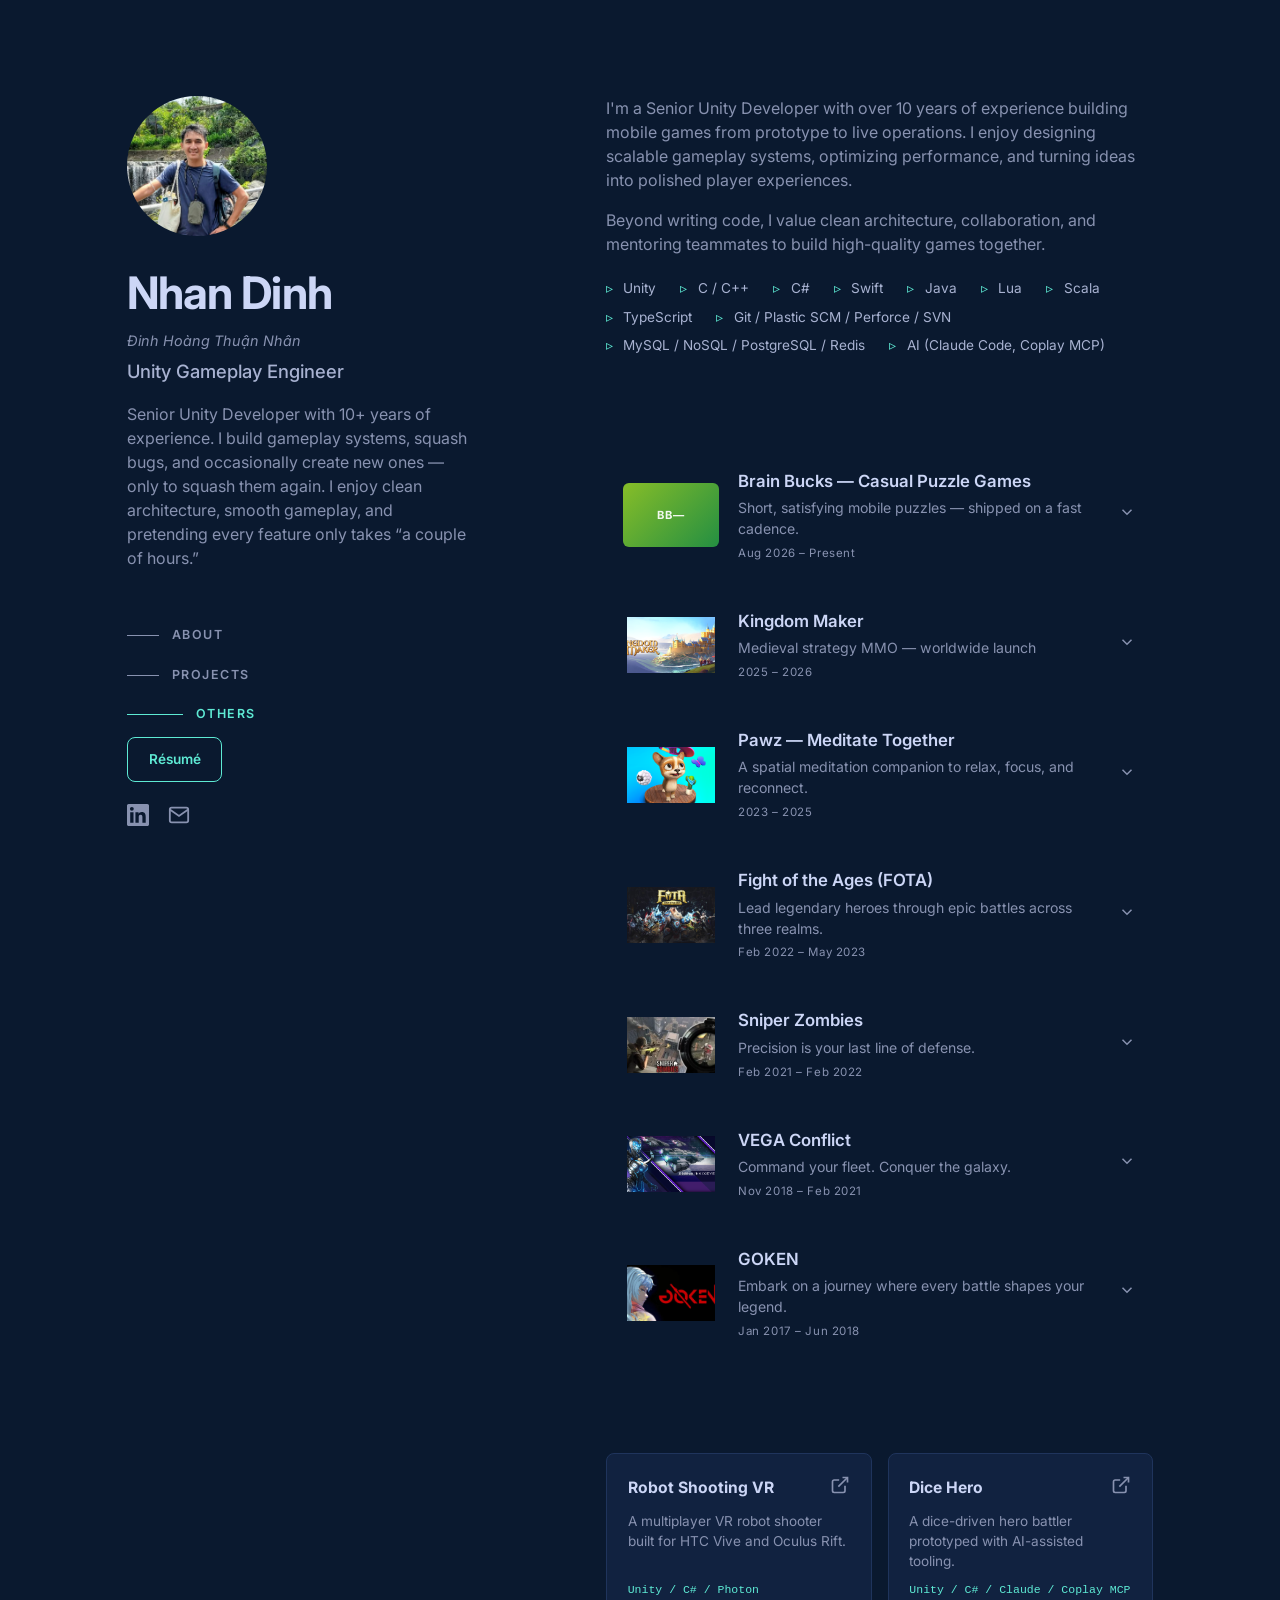
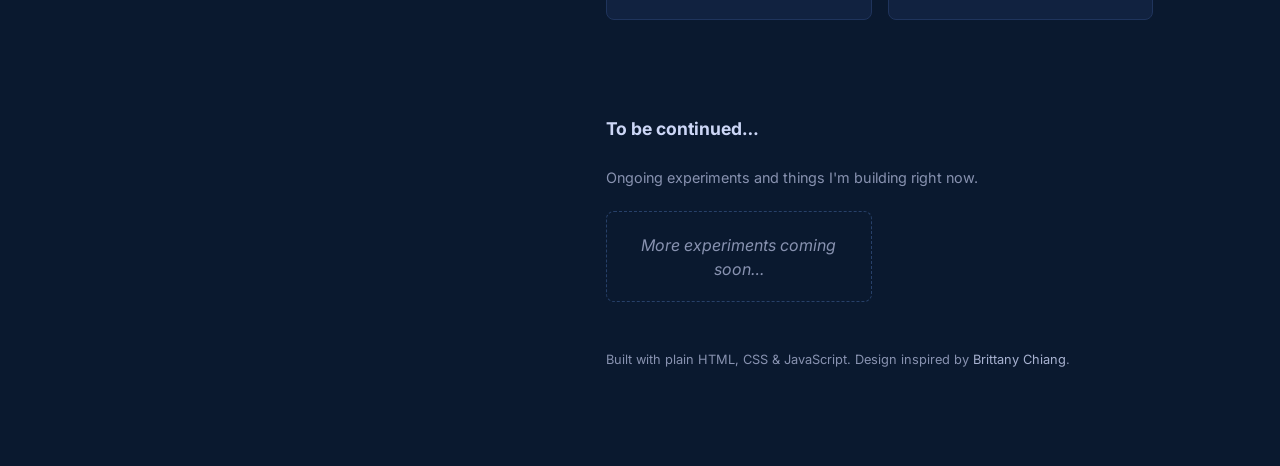
<file: index.html>
<!DOCTYPE html>
<html lang="en">
<head>
  <meta charset="UTF-8" />
  <meta name="viewport" content="width=device-width, initial-scale=1.0" />
  <meta name="description" content="Portfolio of thuannhanACM — selected projects and prototypes." />
  <title>thuannhanACM — Portfolio</title>
  <link rel="preconnect" href="https://fonts.googleapis.com" />
  <link rel="preconnect" href="https://fonts.gstatic.com" crossorigin />
  <link href="https://fonts.googleapis.com/css2?family=Inter:wght@400;500;600;700&display=swap" rel="stylesheet" />
  <link rel="stylesheet" href="styles.css" />
</head>
<body>
  <a class="skip-link" href="#content">Skip to content</a>

  <div class="layout">
    <!-- LEFT: sticky intro -->
    <header class="intro">
      <div class="intro-top">
        <div class="avatar" id="avatar"></div>
        <h1 class="name" id="name"></h1>
        <p class="headline" id="headline"></p>
        <p class="bio" id="bio"></p>

        <nav class="nav" aria-label="Section navigation">
          <ul id="nav-list"></ul>
        </nav>
      </div>

      <div class="intro-bottom">
        <a class="cv-btn" id="cv-btn" href="#" target="_blank" rel="noreferrer">Résumé</a>
        <ul class="socials" id="socials" aria-label="Social links"></ul>
      </div>
    </header>

    <!-- RIGHT: scrolling content -->
    <main id="content" class="content">
      <section id="about" class="section" aria-label="About">
        <h2 class="section-title mobile-only">About</h2>
        <div class="about-body" id="about-body"></div>
        <ul class="skills" id="skills"></ul>
      </section>

      <section id="projects" class="section" aria-label="Projects">
        <h2 class="section-title mobile-only">Projects</h2>
        <div id="projects-list"></div>
      </section>

      <section id="others" class="section" aria-label="Others">
        <h2 class="section-title mobile-only">Others</h2>
        <div class="others-grid" id="others-grid"></div>
      </section>

      <section id="wip" class="section" aria-label="To be continued">
        <h2 class="section-title">To be continued&hellip;</h2>
        <p class="wip-note">Ongoing experiments and things I'm building right now.</p>
        <div class="others-grid" id="wip-grid"></div>
      </section>

      <footer class="site-footer">
        <p id="footer-text"></p>
      </footer>
    </main>
  </div>

  <noscript>
    <p style="padding:2rem;color:#ccd6f6;background:#0a192f;">
      This portfolio renders its content with JavaScript. Please enable JavaScript to view it.
    </p>
  </noscript>

  <script src="script.js"></script>
</body>
</html>
</file>
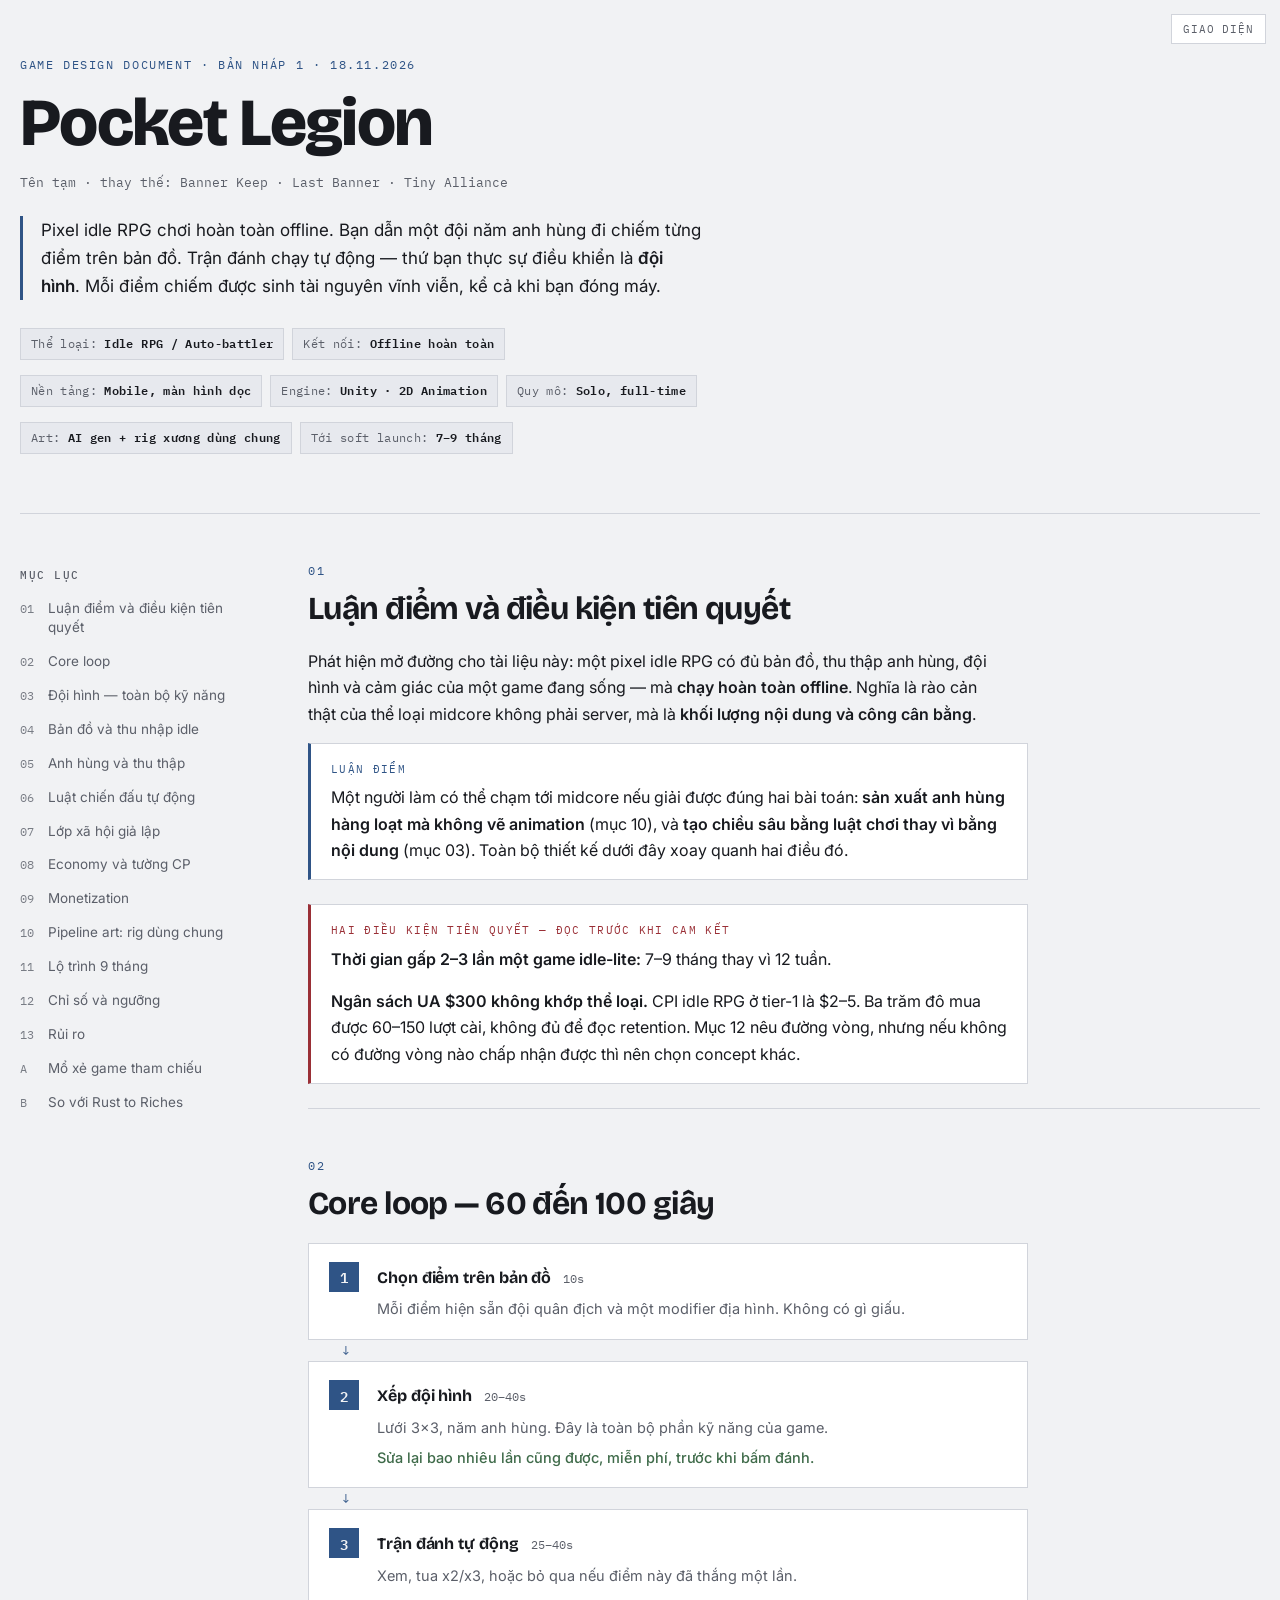
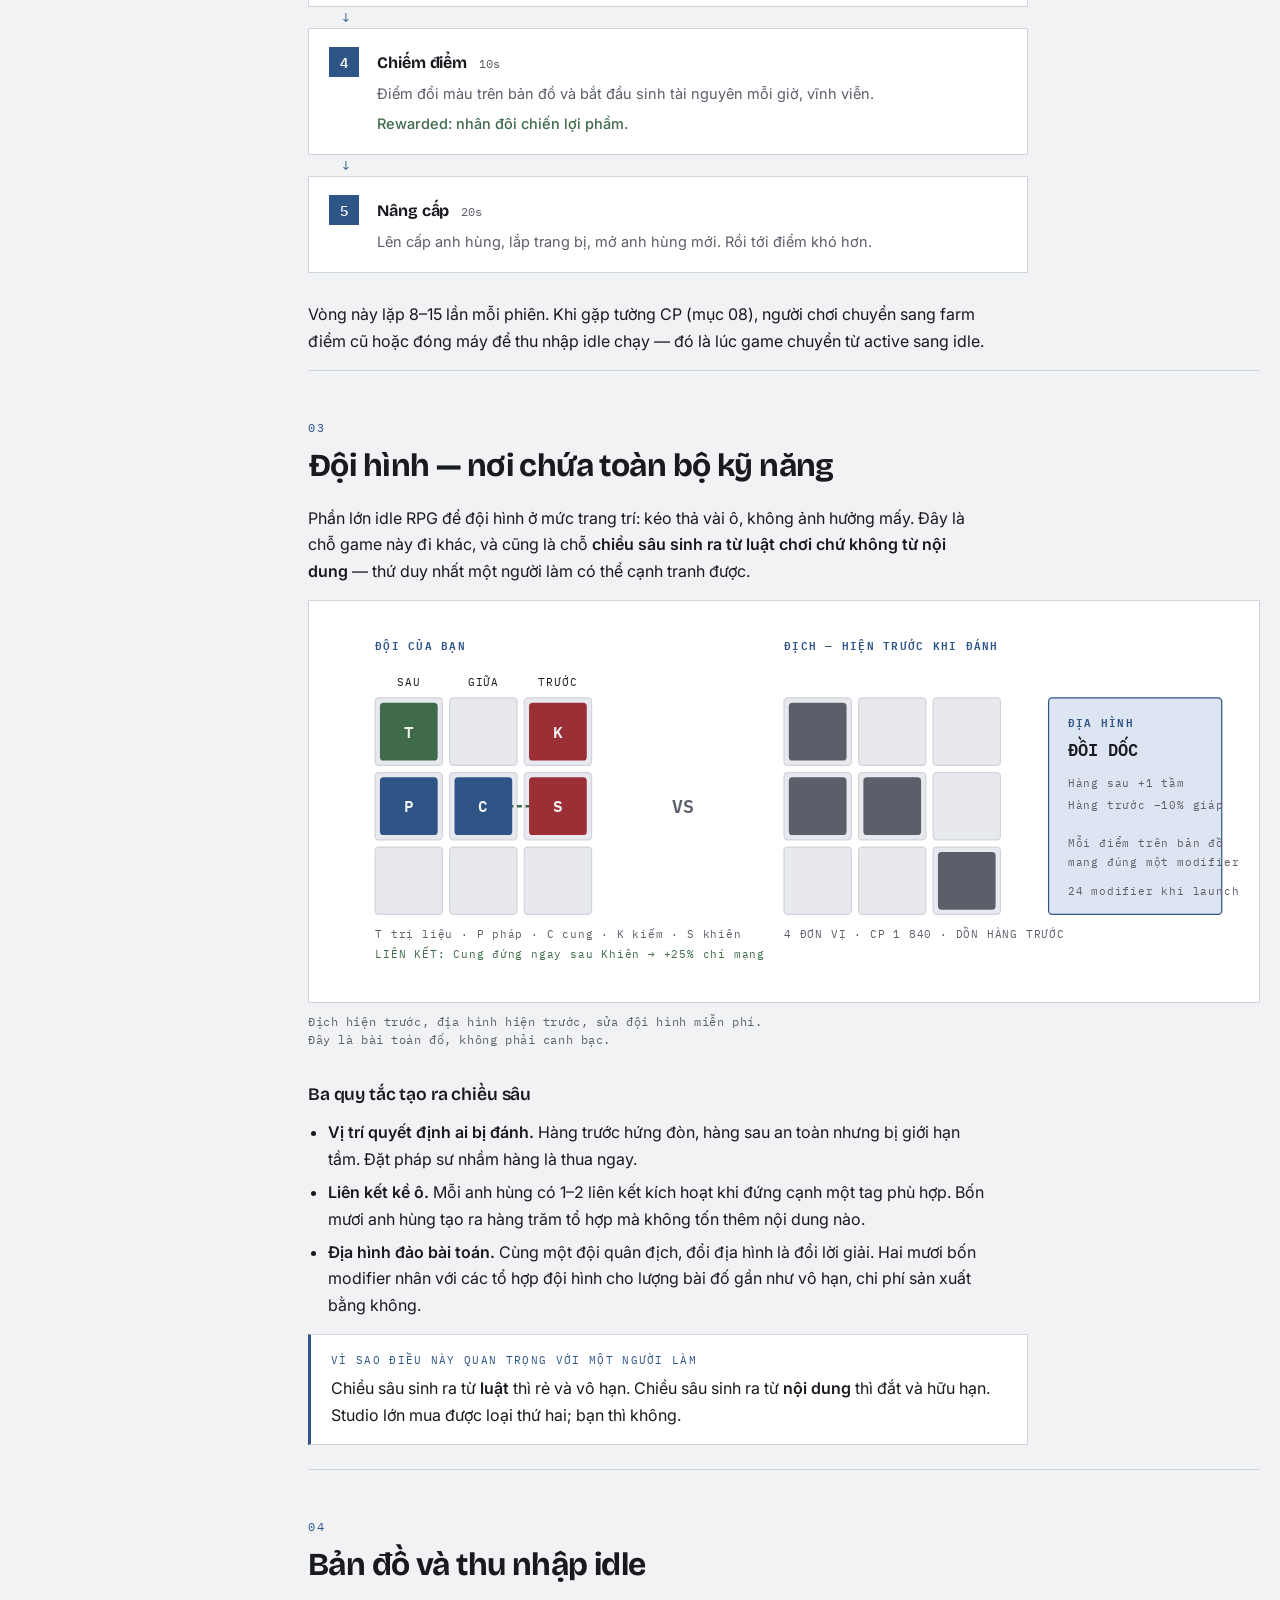
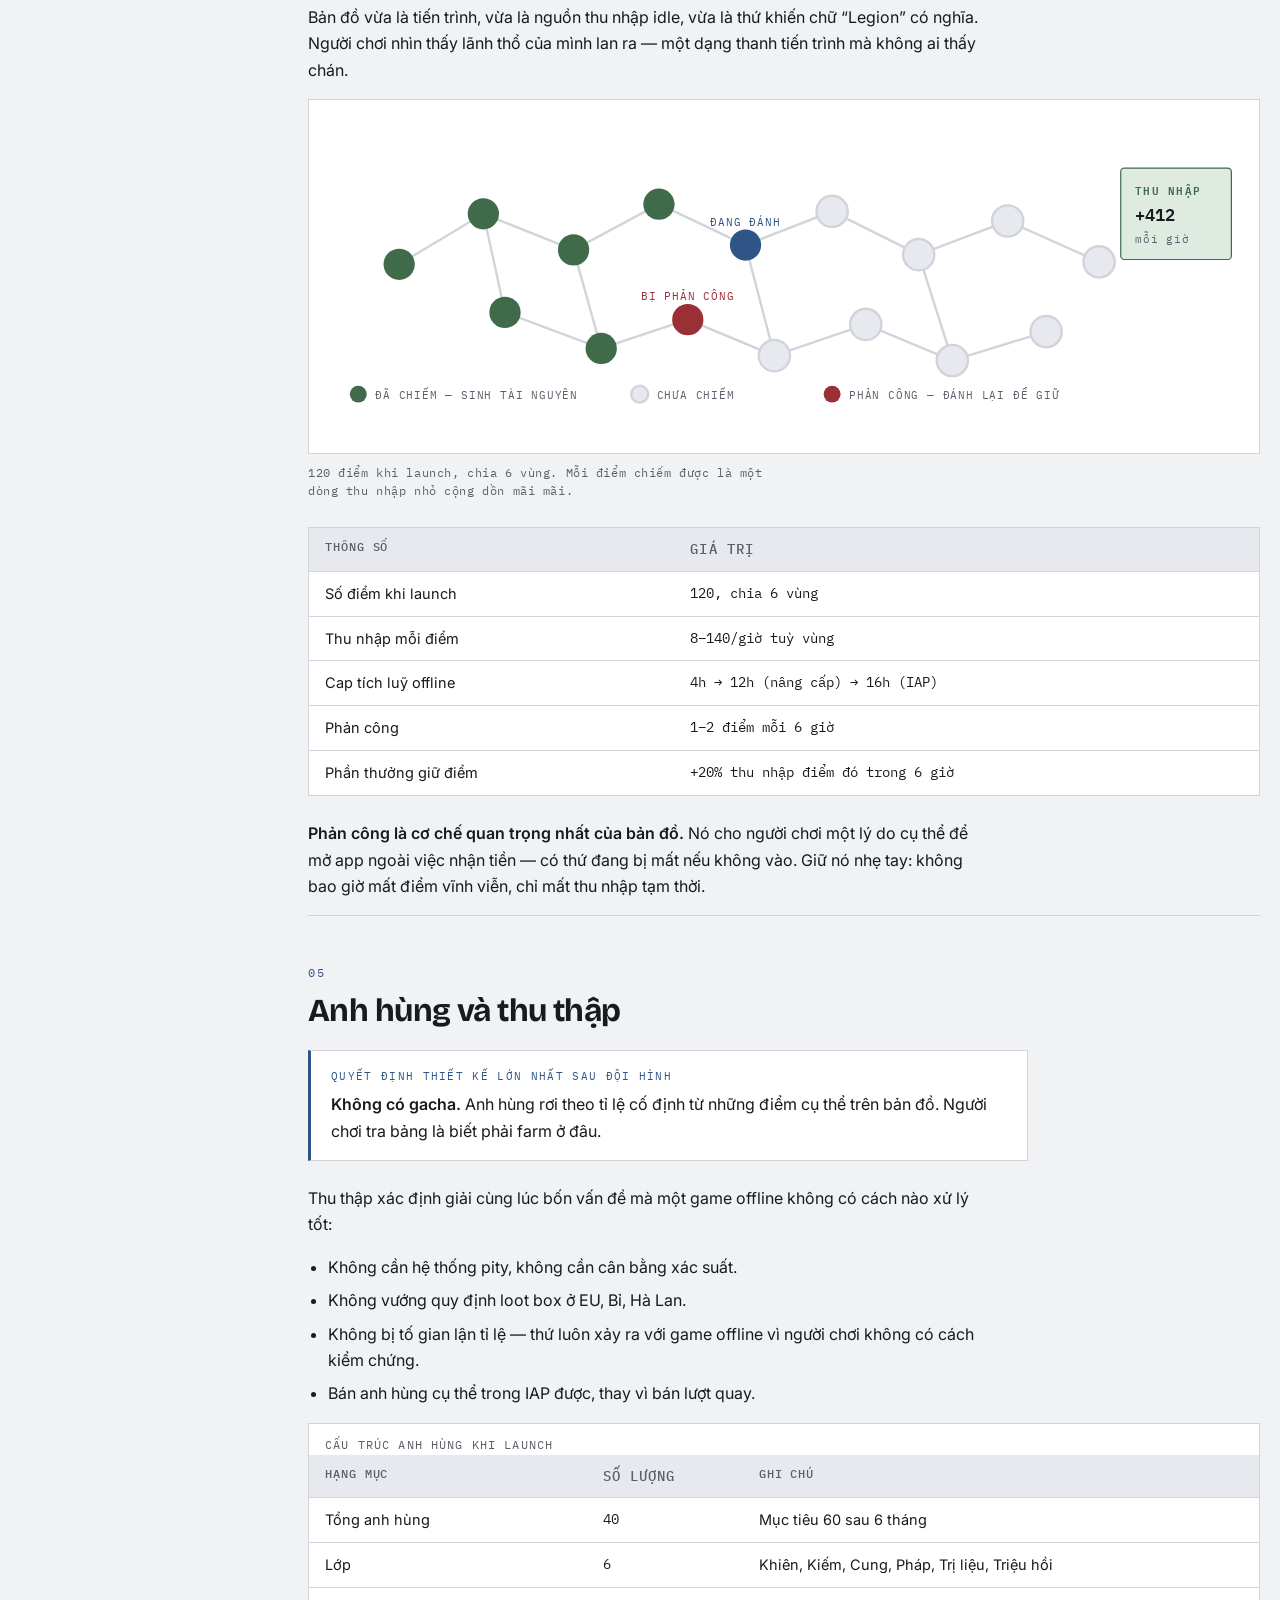
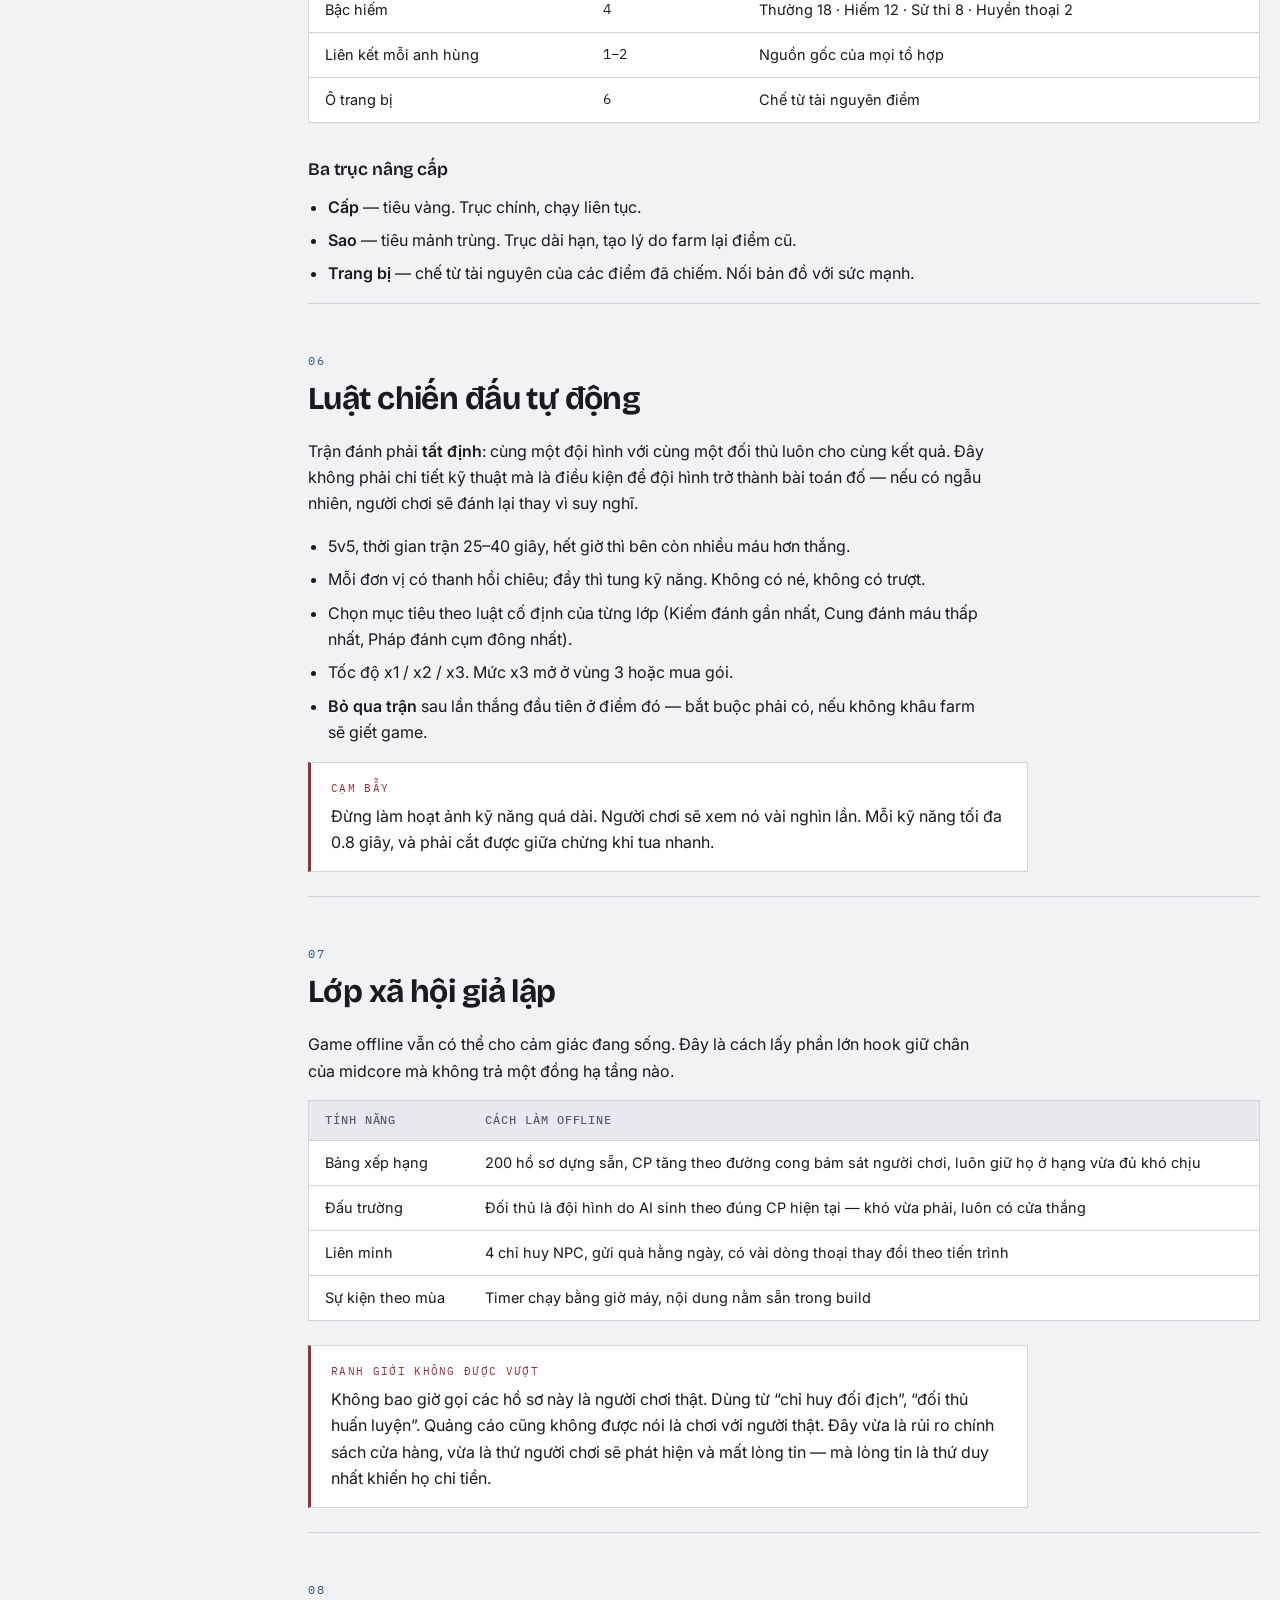
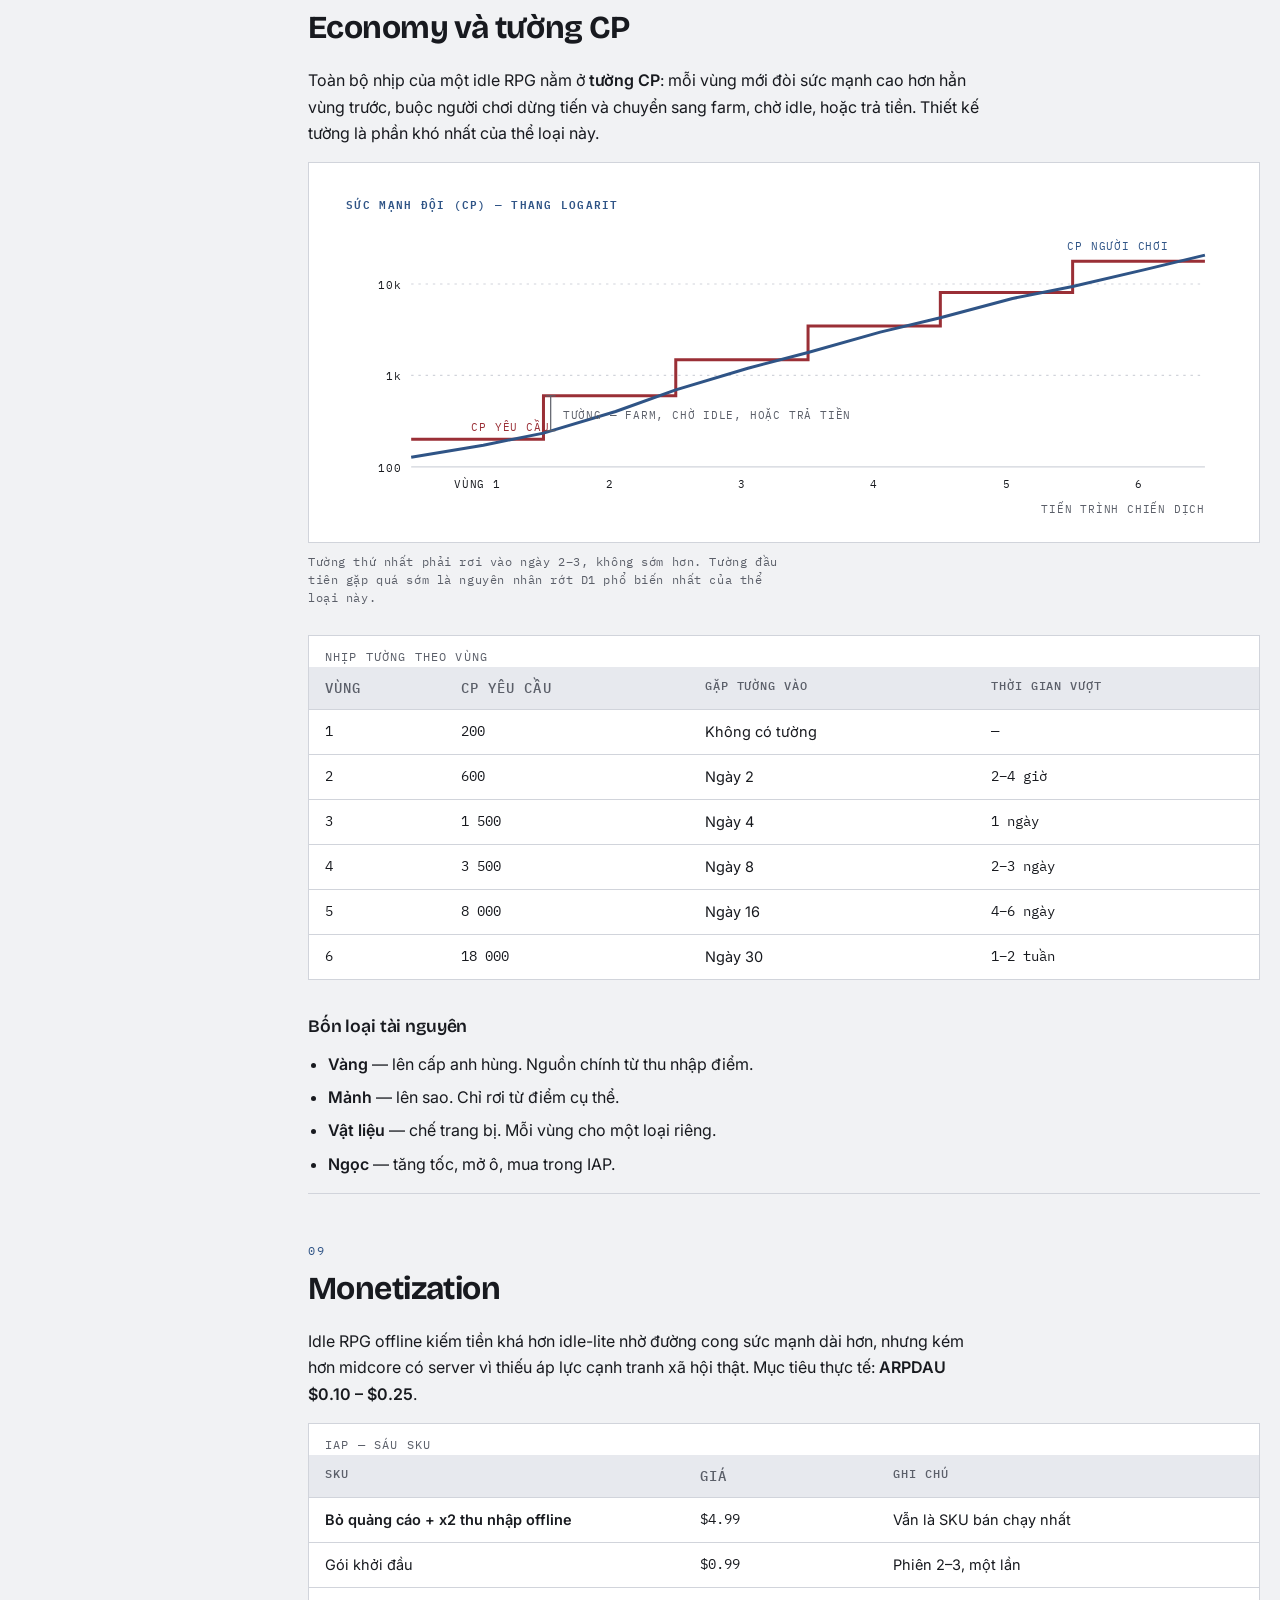
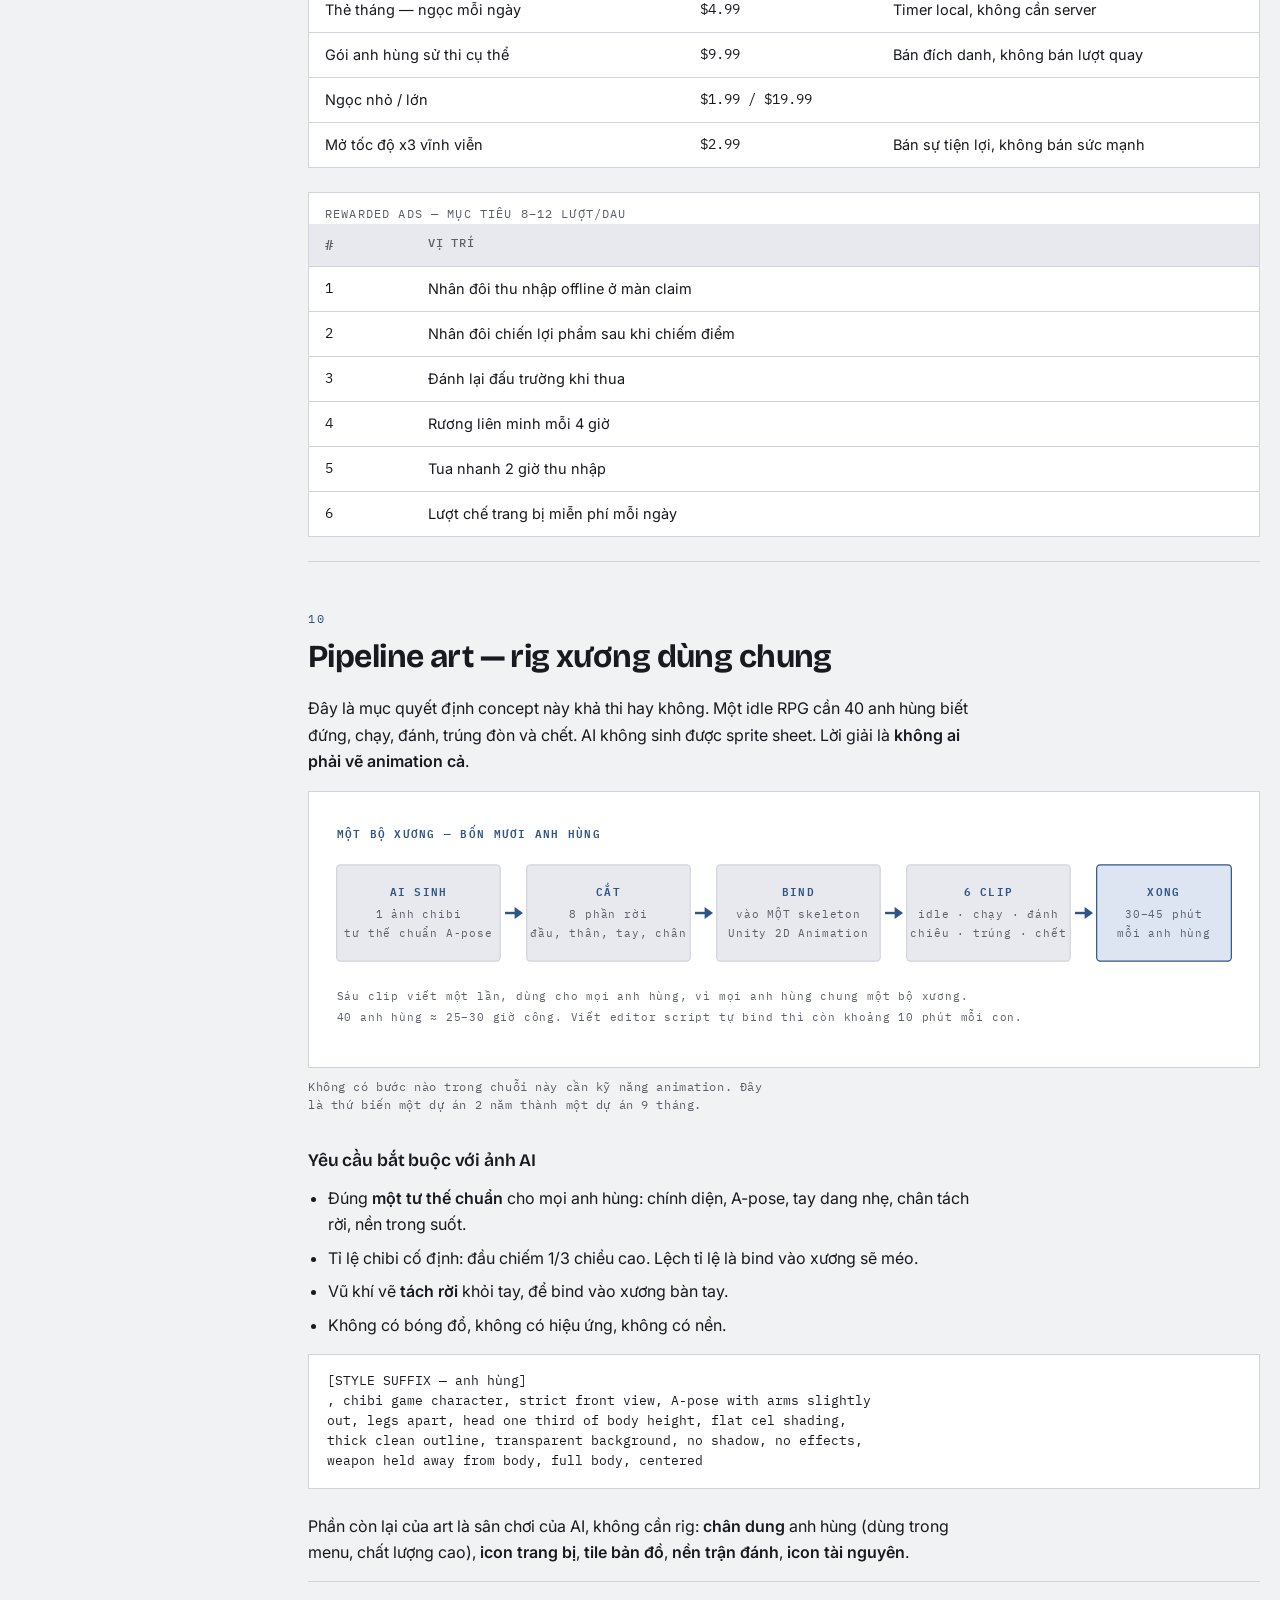
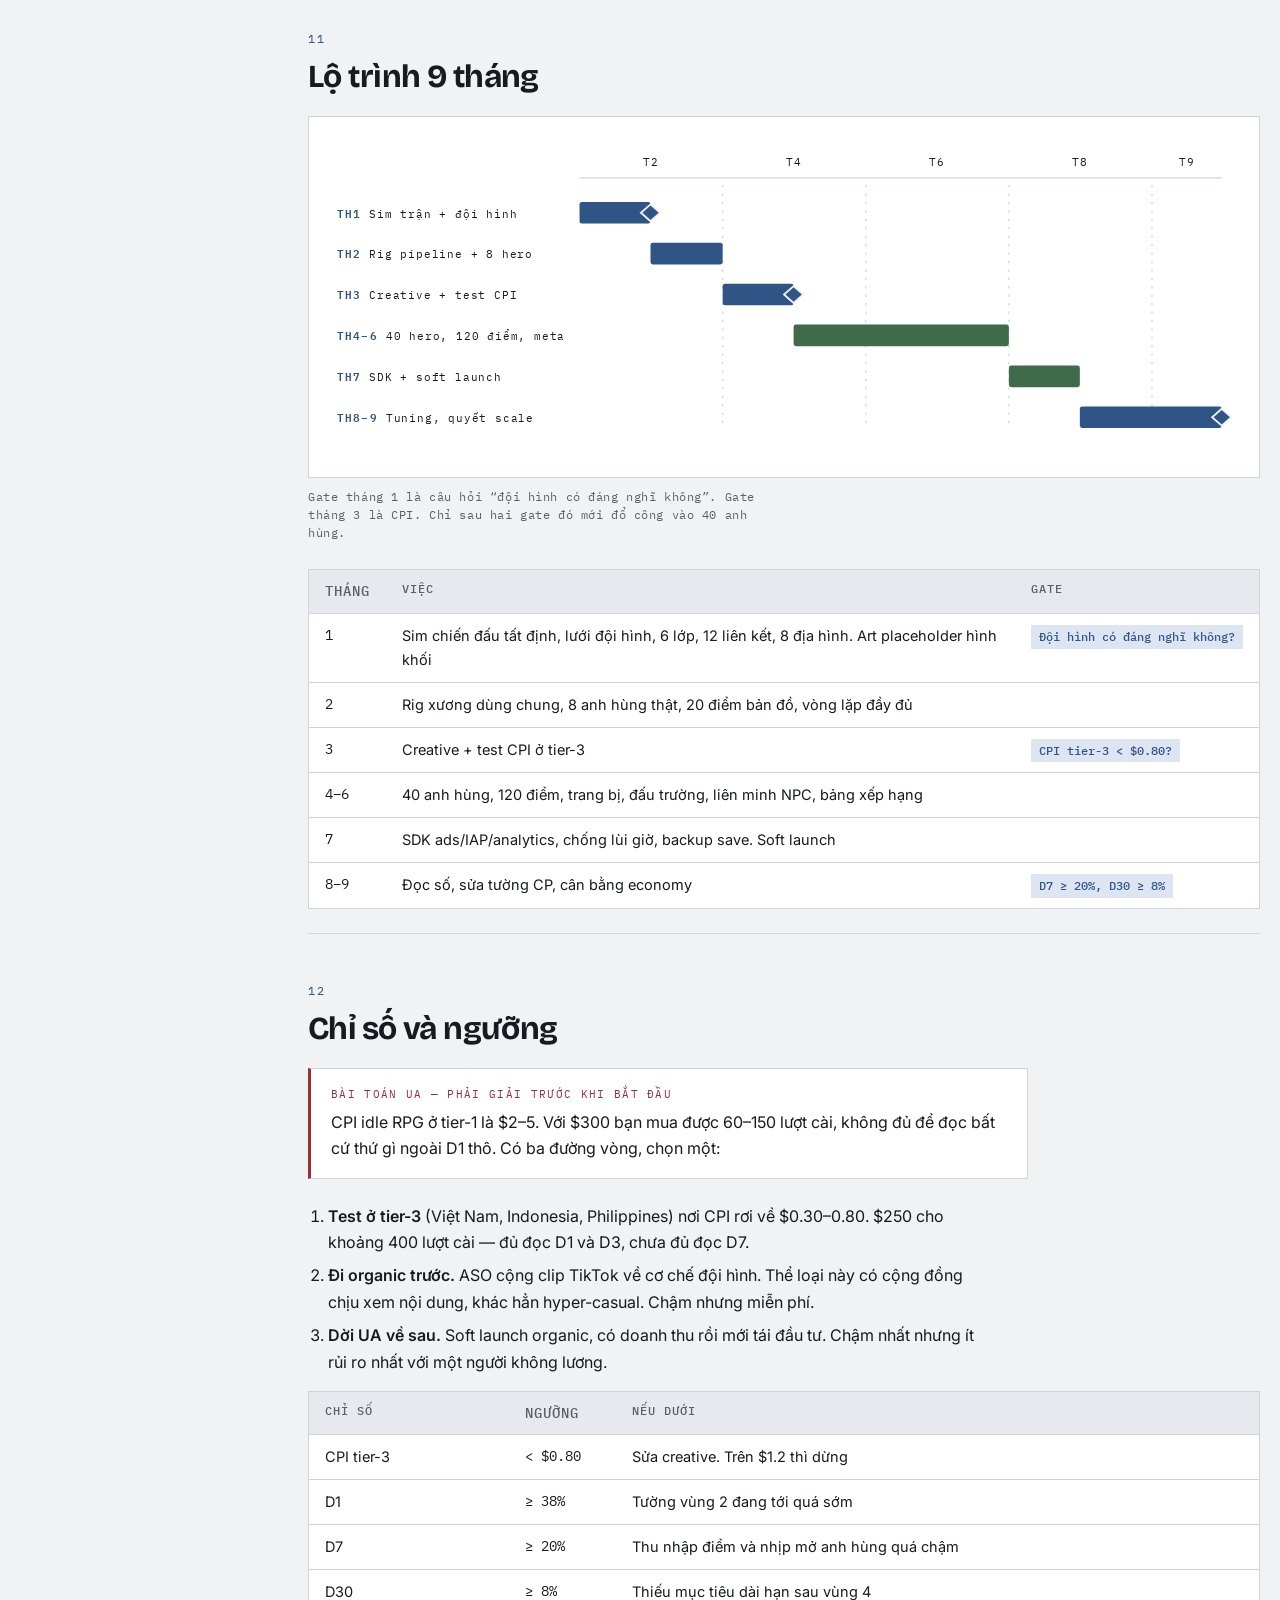
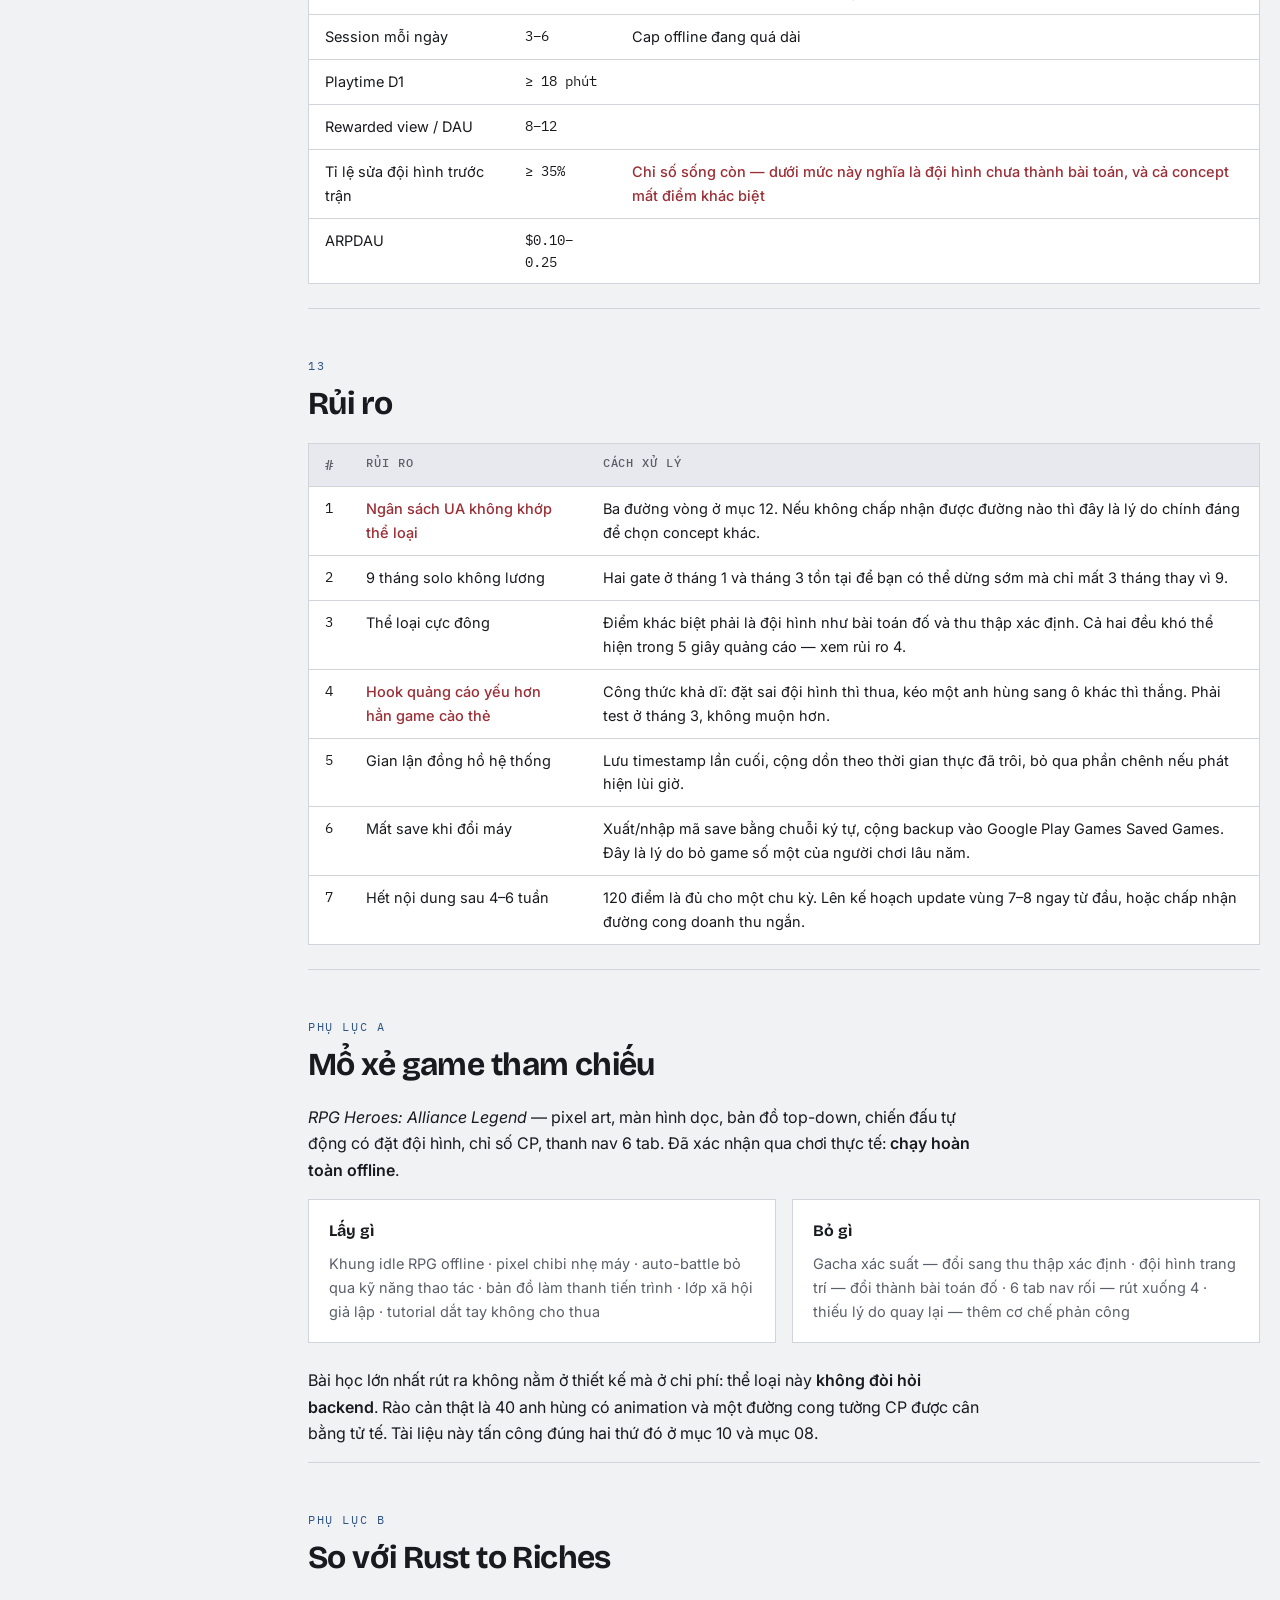
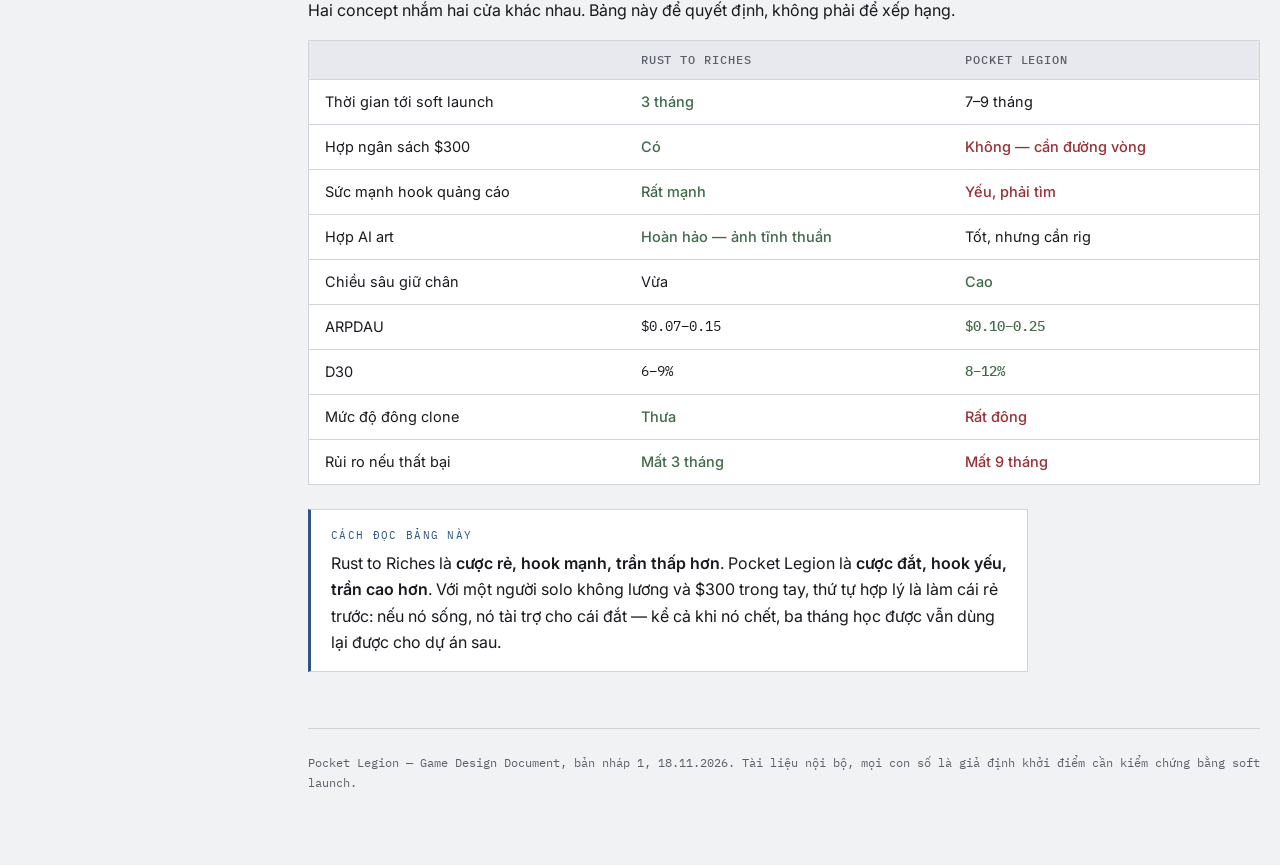
<file: pocket-legion-gdd.html>
<!doctype html>
<html lang="vi">
<head>
<meta charset="utf-8">
<meta name="viewport" content="width=device-width, initial-scale=1">
<title>Pocket Legion GDD</title>
<link rel="preconnect" href="https://fonts.googleapis.com">
<link rel="preconnect" href="https://fonts.gstatic.com" crossorigin>
<link rel="stylesheet" href="https://fonts.googleapis.com/css2?family=Bricolage+Grotesque:opsz,wght@12..96,500;12..96,700;12..96,800&family=Inter:wght@400;500;600&family=IBM+Plex+Mono:wght@400;500;600&display=swap">
<style>
/* Layout: tài liệu một cột, mục lục dính bên trái từ 1040px; nhãn mục dạng mono như quân lệnh */
:root{
  --bg:#f1f2f4;
  --surface:#ffffff;
  --surface-2:#e7e9ee;
  --fg:#181a1f;
  --muted:#5b5f69;
  --line:#d1d4db;
  --steel:#2f5486;
  --steel-soft:#dde5f2;
  --moss:#3f6b4a;
  --moss-soft:#dfebe1;
  --crimson:#9a2f36;
  --crimson-soft:#f6dcdd;
  --font-display:"Bricolage Grotesque","Segoe UI",system-ui,sans-serif;
  --font-body:"Inter","Segoe UI",system-ui,-apple-system,sans-serif;
  --font-mono:"IBM Plex Mono",ui-monospace,"Cascadia Mono",Consolas,monospace;
  color-scheme:light;
}
@media (prefers-color-scheme:dark){
  :root:not([data-theme="light"]){
    --bg:#15171c;--surface:#1d2026;--surface-2:#262a32;--fg:#e3e5ea;--muted:#949aa5;--line:#333845;
    --steel:#7ba4da;--steel-soft:#1d2a3d;--moss:#79b088;--moss-soft:#1b2d20;
    --crimson:#e08c8c;--crimson-soft:#331d1e;color-scheme:dark;
  }
}
:root[data-theme="dark"]{
  --bg:#15171c;--surface:#1d2026;--surface-2:#262a32;--fg:#e3e5ea;--muted:#949aa5;--line:#333845;
  --steel:#7ba4da;--steel-soft:#1d2a3d;--moss:#79b088;--moss-soft:#1b2d20;
  --crimson:#e08c8c;--crimson-soft:#331d1e;color-scheme:dark;
}

*{box-sizing:border-box}
html{-webkit-text-size-adjust:100%}
body{margin:0;background:var(--bg);color:var(--fg);font-family:var(--font-body);font-size:16px;line-height:1.65}
img{max-width:100%}

.shell{max-width:1280px;margin:0 auto;
  padding-left:max(20px,env(safe-area-inset-left,0px));
  padding-right:max(20px,env(safe-area-inset-right,0px));
  padding-block:0 72px}
.layout{display:block}
@media (min-width:1040px){.layout{display:grid;grid-template-columns:232px minmax(0,1fr);gap:56px;align-items:start}}

.masthead{padding-block:56px 36px;border-bottom:1px solid var(--line)}
.kicker{font-family:var(--font-mono);font-size:11.5px;letter-spacing:.14em;text-transform:uppercase;color:var(--steel);margin:0 0 14px}
h1{font-family:var(--font-display);font-weight:800;font-size:clamp(2.4rem,7vw,4.2rem);line-height:1.02;letter-spacing:-.025em;margin:0;text-wrap:balance}
.alt-names{font-family:var(--font-mono);font-size:12.5px;color:var(--muted);margin:14px 0 0}
.pitch{max-width:62ch;font-size:1.0625rem;margin:24px 0 0;padding-left:18px;border-left:3px solid var(--steel)}
.chips{display:flex;flex-wrap:wrap;gap:8px;margin-top:28px;padding:0;list-style:none}
.chips li{font-family:var(--font-mono);font-size:11.5px;letter-spacing:.03em;color:var(--muted);background:var(--surface-2);border:1px solid var(--line);padding:5px 10px}
.chips b{color:var(--fg);font-weight:600}

.toc{padding-block:28px 0}
@media (min-width:1040px){.toc{position:sticky;top:24px;padding-block:52px 0;max-height:calc(100vh - 48px);overflow-y:auto}}
.toc h2{font-family:var(--font-mono);font-size:11px;letter-spacing:.14em;text-transform:uppercase;color:var(--muted);margin:0 0 12px;font-weight:500}
.toc ol{list-style:none;margin:0;padding:0;display:flex;flex-direction:column;gap:2px}
.toc a{display:flex;gap:10px;text-decoration:none;color:var(--muted);font-size:13.5px;padding:3px 0;line-height:1.4}
.toc a:hover,.toc a:focus-visible{color:var(--steel)}
.toc .n{font-family:var(--font-mono);font-size:11.5px;padding-top:2px;opacity:.8;min-width:18px}

section{padding-block:48px 0;scroll-margin-top:24px}
section + section{border-top:1px solid var(--line)}
.eyebrow{font-family:var(--font-mono);font-size:11.5px;letter-spacing:.14em;text-transform:uppercase;color:var(--steel);margin:0 0 10px}
h2.sec{font-family:var(--font-display);font-weight:700;font-size:clamp(1.5rem,3.4vw,2rem);line-height:1.15;letter-spacing:-.018em;margin:0 0 20px;text-wrap:balance}
h3{font-family:var(--font-display);font-weight:600;font-size:1.1rem;letter-spacing:-.008em;margin:32px 0 10px}
p{margin:0 0 16px;max-width:68ch}
ul,ol{max-width:68ch;padding-left:20px;margin:0 0 16px}
li{margin-bottom:7px}
strong{font-weight:600}
code{font-family:var(--font-mono);font-size:.86em;background:var(--surface-2);border:1px solid var(--line);padding:1px 5px}
a{color:var(--steel)}

.flow{display:flex;flex-direction:column;margin:0 0 28px;max-width:72ch}
.beat{display:grid;grid-template-columns:auto minmax(0,1fr);gap:18px;background:var(--surface);border:1px solid var(--line);padding:18px 20px}
.beat-n{font-family:var(--font-mono);font-weight:600;font-size:14px;color:var(--bg);background:var(--steel);width:30px;height:30px;display:grid;place-items:center}
.beat h4{font-family:var(--font-display);font-weight:700;font-size:1rem;margin:3px 0 6px;letter-spacing:-.005em}
.beat h4 span{font-family:var(--font-mono);font-weight:400;font-size:12px;color:var(--muted);letter-spacing:0;margin-left:8px}
.beat p{margin:0;font-size:14.5px;color:var(--muted);max-width:none}
.beat p + p{margin-top:6px}
.beat .ad{color:var(--moss);font-weight:500}
.arrow{font-family:var(--font-mono);color:var(--line);padding:4px 0 4px 34px;font-size:13px;line-height:1}
.arrow::before{content:"↓";color:var(--steel)}

.tw{overflow-x:auto;margin:0 0 24px;border:1px solid var(--line);background:var(--surface)}
table{border-collapse:collapse;width:100%;font-size:14.5px;min-width:440px}
caption{text-align:left;font-family:var(--font-mono);font-size:11.5px;letter-spacing:.1em;text-transform:uppercase;color:var(--muted);padding:12px 16px 0}
th,td{text-align:left;padding:10px 16px;border-bottom:1px solid var(--line);vertical-align:top}
thead th{font-family:var(--font-mono);font-weight:500;font-size:11.5px;letter-spacing:.08em;text-transform:uppercase;color:var(--muted);background:var(--surface-2)}
tbody tr:last-child td{border-bottom:0}
td.num,th.num{font-variant-numeric:tabular-nums;font-family:var(--font-mono);font-size:13.5px}
.good{color:var(--moss);font-weight:500}
.bad{color:var(--crimson);font-weight:500}

.note{background:var(--surface);border:1px solid var(--line);border-left:3px solid var(--moss);padding:16px 20px;margin:0 0 24px;max-width:72ch}
.note.warn{border-left-color:var(--crimson)}
.note.key{border-left-color:var(--steel)}
.note p:last-child{margin-bottom:0}
.note .label{font-family:var(--font-mono);font-size:11px;letter-spacing:.12em;text-transform:uppercase;color:var(--moss);display:block;margin-bottom:6px}
.note.warn .label{color:var(--crimson)}
.note.key .label{color:var(--steel)}

pre{font-family:var(--font-mono);font-size:13px;background:var(--surface);border:1px solid var(--line);padding:16px 18px;overflow-x:auto;margin:0 0 24px;line-height:1.55}

.grid2{display:grid;gap:16px;margin:0 0 24px}
@media (min-width:720px){.grid2{grid-template-columns:1fr 1fr}}
.card{background:var(--surface);border:1px solid var(--line);padding:18px 20px;min-width:0}
.card h4{font-family:var(--font-display);font-weight:700;font-size:1rem;margin:0 0 8px}
.card p{font-size:14.5px;color:var(--muted);margin:0;max-width:none}

.gate{display:inline-block;font-family:var(--font-mono);font-size:12px;font-weight:500;background:var(--steel-soft);color:var(--steel);padding:2px 8px;white-space:nowrap}

figure{margin:0 0 28px}
figcaption{font-family:var(--font-mono);font-size:11.5px;letter-spacing:.05em;color:var(--muted);margin-top:10px;line-height:1.55;max-width:68ch}
.fig{background:var(--surface);border:1px solid var(--line);padding:20px 18px;overflow-x:auto}
.fig svg{display:block;width:100%;height:auto;min-width:520px}
.fig text{font-family:var(--font-mono);fill:var(--fg)}
.fig .lbl{fill:var(--muted);font-size:9.5px;letter-spacing:.07em}
.fig .ttl{fill:var(--steel);font-size:9.5px;letter-spacing:.11em;font-weight:600}

.toggle{position:fixed;top:max(14px,env(safe-area-inset-top,0px));right:max(14px,env(safe-area-inset-right,0px));z-index:20;
  font-family:var(--font-mono);font-size:11px;letter-spacing:.08em;text-transform:uppercase;
  background:var(--surface);color:var(--muted);border:1px solid var(--line);padding:7px 11px;cursor:pointer}
.toggle:hover{color:var(--steel);border-color:var(--steel)}

footer{margin-top:56px;padding-top:24px;border-top:1px solid var(--line);font-family:var(--font-mono);font-size:12px;color:var(--muted)}
:focus-visible{outline:2px solid var(--steel);outline-offset:2px}
@media (prefers-reduced-motion:reduce){*{animation:none!important;transition:none!important}}
@media print{
  .toc,.toggle{display:none}
  body{background:#fff;color:#000;font-size:11pt}
  .layout{display:block}
  section{padding-block:24px 0}
  .tw,table,.beat,.note,.card,pre,figure{break-inside:avoid}
  a{color:#000;text-decoration:none}
}
</style>
</head>
<body>

<button class="toggle" id="themeBtn" type="button">Giao diện</button>

<div class="shell">

  <header class="masthead">
    <p class="kicker">Game Design Document &middot; Bản nháp 1 &middot; 18.11.2026</p>
    <h1>Pocket Legion</h1>
    <p class="alt-names">Tên tạm &middot; thay thế: Banner Keep &middot; Last Banner &middot; Tiny Alliance</p>
    <p class="pitch">
      Pixel idle RPG chơi hoàn toàn offline. Bạn dẫn một đội năm anh hùng đi chiếm từng điểm
      trên bản đồ. Trận đánh chạy tự động — thứ bạn thực sự điều khiển là <strong>đội hình</strong>.
      Mỗi điểm chiếm được sinh tài nguyên vĩnh viễn, kể cả khi bạn đóng máy.
    </p>
    <ul class="chips">
      <li>Thể loại: <b>Idle RPG / Auto-battler</b></li>
      <li>Kết nối: <b>Offline hoàn toàn</b></li>
      <li>Nền tảng: <b>Mobile, màn hình dọc</b></li>
      <li>Engine: <b>Unity · 2D Animation</b></li>
      <li>Quy mô: <b>Solo, full-time</b></li>
      <li>Art: <b>AI gen + rig xương dùng chung</b></li>
      <li>Tới soft launch: <b>7–9 tháng</b></li>
    </ul>
  </header>

  <div class="layout">

    <nav class="toc" aria-label="Mục lục">
      <h2>Mục lục</h2>
      <ol>
        <li><a href="#s1"><span class="n">01</span><span>Luận điểm và điều kiện tiên quyết</span></a></li>
        <li><a href="#s2"><span class="n">02</span><span>Core loop</span></a></li>
        <li><a href="#s3"><span class="n">03</span><span>Đội hình — toàn bộ kỹ năng</span></a></li>
        <li><a href="#s4"><span class="n">04</span><span>Bản đồ và thu nhập idle</span></a></li>
        <li><a href="#s5"><span class="n">05</span><span>Anh hùng và thu thập</span></a></li>
        <li><a href="#s6"><span class="n">06</span><span>Luật chiến đấu tự động</span></a></li>
        <li><a href="#s7"><span class="n">07</span><span>Lớp xã hội giả lập</span></a></li>
        <li><a href="#s8"><span class="n">08</span><span>Economy và tường CP</span></a></li>
        <li><a href="#s9"><span class="n">09</span><span>Monetization</span></a></li>
        <li><a href="#s10"><span class="n">10</span><span>Pipeline art: rig dùng chung</span></a></li>
        <li><a href="#s11"><span class="n">11</span><span>Lộ trình 9 tháng</span></a></li>
        <li><a href="#s12"><span class="n">12</span><span>Chỉ số và ngưỡng</span></a></li>
        <li><a href="#s13"><span class="n">13</span><span>Rủi ro</span></a></li>
        <li><a href="#a1"><span class="n">A</span><span>Mổ xẻ game tham chiếu</span></a></li>
        <li><a href="#a2"><span class="n">B</span><span>So với Rust to Riches</span></a></li>
      </ol>
    </nav>

    <main>

      <!-- 01 -->
      <section id="s1">
        <p class="eyebrow">01</p>
        <h2 class="sec">Luận điểm và điều kiện tiên quyết</h2>
        <p>
          Phát hiện mở đường cho tài liệu này: một pixel idle RPG có đủ bản đồ, thu thập anh hùng,
          đội hình và cảm giác của một game đang sống — mà <strong>chạy hoàn toàn offline</strong>.
          Nghĩa là rào cản thật của thể loại midcore không phải server, mà là
          <strong>khối lượng nội dung và công cân bằng</strong>.
        </p>
        <div class="note key">
          <span class="label">Luận điểm</span>
          <p>
            Một người làm có thể chạm tới midcore nếu giải được đúng hai bài toán:
            <strong>sản xuất anh hùng hàng loạt mà không vẽ animation</strong> (mục 10), và
            <strong>tạo chiều sâu bằng luật chơi thay vì bằng nội dung</strong> (mục 03).
            Toàn bộ thiết kế dưới đây xoay quanh hai điều đó.
          </p>
        </div>
        <div class="note warn">
          <span class="label">Hai điều kiện tiên quyết — đọc trước khi cam kết</span>
          <p>
            <strong>Thời gian gấp 2–3 lần một game idle-lite:</strong> 7–9 tháng thay vì 12 tuần.
          </p>
          <p>
            <strong>Ngân sách UA $300 không khớp thể loại.</strong> CPI idle RPG ở tier-1 là $2–5.
            Ba trăm đô mua được 60–150 lượt cài, không đủ để đọc retention. Mục 12 nêu đường vòng,
            nhưng nếu không có đường vòng nào chấp nhận được thì nên chọn concept khác.
          </p>
        </div>
      </section>

      <!-- 02 -->
      <section id="s2">
        <p class="eyebrow">02</p>
        <h2 class="sec">Core loop — 60 đến 100 giây</h2>
        <div class="flow">
          <div class="beat">
            <div class="beat-n">1</div>
            <div>
              <h4>Chọn điểm trên bản đồ <span>10s</span></h4>
              <p>Mỗi điểm hiện sẵn đội quân địch và một modifier địa hình. Không có gì giấu.</p>
            </div>
          </div>
          <div class="arrow"></div>
          <div class="beat">
            <div class="beat-n">2</div>
            <div>
              <h4>Xếp đội hình <span>20–40s</span></h4>
              <p>Lưới 3×3, năm anh hùng. Đây là toàn bộ phần kỹ năng của game.</p>
              <p class="ad">Sửa lại bao nhiêu lần cũng được, miễn phí, trước khi bấm đánh.</p>
            </div>
          </div>
          <div class="arrow"></div>
          <div class="beat">
            <div class="beat-n">3</div>
            <div>
              <h4>Trận đánh tự động <span>25–40s</span></h4>
              <p>Xem, tua x2/x3, hoặc bỏ qua nếu điểm này đã thắng một lần.</p>
            </div>
          </div>
          <div class="arrow"></div>
          <div class="beat">
            <div class="beat-n">4</div>
            <div>
              <h4>Chiếm điểm <span>10s</span></h4>
              <p>Điểm đổi màu trên bản đồ và bắt đầu sinh tài nguyên mỗi giờ, vĩnh viễn.</p>
              <p class="ad">Rewarded: nhân đôi chiến lợi phẩm.</p>
            </div>
          </div>
          <div class="arrow"></div>
          <div class="beat">
            <div class="beat-n">5</div>
            <div>
              <h4>Nâng cấp <span>20s</span></h4>
              <p>Lên cấp anh hùng, lắp trang bị, mở anh hùng mới. Rồi tới điểm khó hơn.</p>
            </div>
          </div>
        </div>
        <p>
          Vòng này lặp 8–15 lần mỗi phiên. Khi gặp tường CP (mục 08), người chơi chuyển sang
          farm điểm cũ hoặc đóng máy để thu nhập idle chạy — đó là lúc game chuyển từ active sang idle.
        </p>
      </section>

      <!-- 03 -->
      <section id="s3">
        <p class="eyebrow">03</p>
        <h2 class="sec">Đội hình — nơi chứa toàn bộ kỹ năng</h2>
        <p>
          Phần lớn idle RPG để đội hình ở mức trang trí: kéo thả vài ô, không ảnh hưởng mấy.
          Đây là chỗ game này đi khác, và cũng là chỗ <strong>chiều sâu sinh ra từ luật chơi
          chứ không từ nội dung</strong> — thứ duy nhất một người làm có thể cạnh tranh được.
        </p>

        <figure>
          <div class="fig">
            <svg viewBox="0 0 760 300" role="img" aria-label="Sơ đồ lưới đội hình ba nhân ba với liên kết và địa hình">
              <text class="ttl" x="40" y="24">ĐỘI CỦA BẠN</text>
              <text class="ttl" x="380" y="24">ĐỊCH — HIỆN TRƯỚC KHI ĐÁNH</text>

              <g class="lbl" text-anchor="middle">
                <text x="68" y="54">SAU</text><text x="130" y="54">GIỮA</text><text x="192" y="54">TRƯỚC</text>
              </g>

              <g fill="var(--surface-2)" stroke="var(--line)">
                <rect x="40" y="64" width="56" height="56" rx="3"/><rect x="102" y="64" width="56" height="56" rx="3"/><rect x="164" y="64" width="56" height="56" rx="3"/>
                <rect x="40" y="126" width="56" height="56" rx="3"/><rect x="102" y="126" width="56" height="56" rx="3"/><rect x="164" y="126" width="56" height="56" rx="3"/>
                <rect x="40" y="188" width="56" height="56" rx="3"/><rect x="102" y="188" width="56" height="56" rx="3"/><rect x="164" y="188" width="56" height="56" rx="3"/>
              </g>

              <line x1="130" y1="154" x2="192" y2="154" stroke="var(--moss)" stroke-width="2" stroke-dasharray="4 3"/>

              <g>
                <rect x="44" y="68" width="48" height="48" rx="3" fill="var(--moss)"/>
                <text x="68" y="97" text-anchor="middle" style="fill:var(--bg);font-size:13px;font-weight:600">T</text>
                <rect x="44" y="130" width="48" height="48" rx="3" fill="var(--steel)"/>
                <text x="68" y="159" text-anchor="middle" style="fill:var(--bg);font-size:13px;font-weight:600">P</text>
                <rect x="106" y="130" width="48" height="48" rx="3" fill="var(--steel)"/>
                <text x="130" y="159" text-anchor="middle" style="fill:var(--bg);font-size:13px;font-weight:600">C</text>
                <rect x="168" y="68" width="48" height="48" rx="3" fill="var(--crimson)"/>
                <text x="192" y="97" text-anchor="middle" style="fill:var(--bg);font-size:13px;font-weight:600">K</text>
                <rect x="168" y="130" width="48" height="48" rx="3" fill="var(--crimson)"/>
                <text x="192" y="159" text-anchor="middle" style="fill:var(--bg);font-size:13px;font-weight:600">S</text>
              </g>

              <text class="lbl" x="40" y="264">T trị liệu · P pháp · C cung · K kiếm · S khiên</text>
              <text class="lbl" x="40" y="280" style="fill:var(--moss)">LIÊN KẾT: Cung đứng ngay sau Khiên → +25% chí mạng</text>

              <text x="296" y="160" text-anchor="middle" style="font-size:15px;font-weight:600;fill:var(--muted)">VS</text>

              <g fill="var(--surface-2)" stroke="var(--line)">
                <rect x="380" y="64" width="56" height="56" rx="3"/><rect x="442" y="64" width="56" height="56" rx="3"/><rect x="504" y="64" width="56" height="56" rx="3"/>
                <rect x="380" y="126" width="56" height="56" rx="3"/><rect x="442" y="126" width="56" height="56" rx="3"/><rect x="504" y="126" width="56" height="56" rx="3"/>
                <rect x="380" y="188" width="56" height="56" rx="3"/><rect x="442" y="188" width="56" height="56" rx="3"/><rect x="504" y="188" width="56" height="56" rx="3"/>
              </g>
              <g fill="var(--muted)">
                <rect x="384" y="68" width="48" height="48" rx="3"/>
                <rect x="384" y="130" width="48" height="48" rx="3"/>
                <rect x="446" y="130" width="48" height="48" rx="3"/>
                <rect x="508" y="192" width="48" height="48" rx="3"/>
              </g>
              <text class="lbl" x="380" y="264">4 ĐƠN VỊ · CP 1 840 · DỒN HÀNG TRƯỚC</text>

              <rect x="600" y="64" width="144" height="180" rx="3" fill="var(--steel-soft)" stroke="var(--steel)"/>
              <text class="ttl" x="616" y="88">ĐỊA HÌNH</text>
              <text x="616" y="112" style="font-size:14px;font-weight:600">ĐỒI DỐC</text>
              <text class="lbl" x="616" y="138">Hàng sau +1 tầm</text>
              <text class="lbl" x="616" y="156">Hàng trước −10% giáp</text>
              <text class="lbl" x="616" y="188">Mỗi điểm trên bản đồ</text>
              <text class="lbl" x="616" y="204">mang đúng một modifier.</text>
              <text class="lbl" x="616" y="228">24 modifier khi launch.</text>
            </svg>
          </div>
          <figcaption>Địch hiện trước, địa hình hiện trước, sửa đội hình miễn phí. Đây là bài toán đố, không phải canh bạc.</figcaption>
        </figure>

        <h3>Ba quy tắc tạo ra chiều sâu</h3>
        <ul>
          <li><strong>Vị trí quyết định ai bị đánh.</strong> Hàng trước hứng đòn, hàng sau an toàn
          nhưng bị giới hạn tầm. Đặt pháp sư nhầm hàng là thua ngay.</li>
          <li><strong>Liên kết kề ô.</strong> Mỗi anh hùng có 1–2 liên kết kích hoạt khi đứng cạnh
          một tag phù hợp. Bốn mươi anh hùng tạo ra hàng trăm tổ hợp mà không tốn thêm nội dung nào.</li>
          <li><strong>Địa hình đảo bài toán.</strong> Cùng một đội quân địch, đổi địa hình là đổi lời giải.
          Hai mươi bốn modifier nhân với các tổ hợp đội hình cho lượng bài đố gần như vô hạn, chi phí sản xuất bằng không.</li>
        </ul>

        <div class="note key">
          <span class="label">Vì sao điều này quan trọng với một người làm</span>
          <p>
            Chiều sâu sinh ra từ <strong>luật</strong> thì rẻ và vô hạn. Chiều sâu sinh ra từ
            <strong>nội dung</strong> thì đắt và hữu hạn. Studio lớn mua được loại thứ hai; bạn thì không.
          </p>
        </div>
      </section>

      <!-- 04 -->
      <section id="s4">
        <p class="eyebrow">04</p>
        <h2 class="sec">Bản đồ và thu nhập idle</h2>
        <p>
          Bản đồ vừa là tiến trình, vừa là nguồn thu nhập idle, vừa là thứ khiến chữ
          “Legion” có nghĩa. Người chơi nhìn thấy lãnh thổ của mình lan ra — một dạng
          thanh tiến trình mà không ai thấy chán.
        </p>

        <figure>
          <div class="fig">
            <svg viewBox="0 0 760 260" role="img" aria-label="Sơ đồ bản đồ các điểm đã chiếm và chưa chiếm">
              <g stroke="var(--line)" stroke-width="2" fill="none">
                <path d="M60 120 L130 78 L205 108 L276 70 L348 104 L420 76 L492 112 L566 84 L642 118"/>
                <path d="M130 78 L148 160 L228 190 L300 166 L372 196 L448 170 L520 200 L598 176"/>
                <path d="M205 108 L228 190"/><path d="M348 104 L372 196"/><path d="M492 112 L520 200"/>
              </g>
              <g>
                <circle cx="60" cy="120" r="13" fill="var(--moss)"/>
                <circle cx="130" cy="78" r="13" fill="var(--moss)"/>
                <circle cx="148" cy="160" r="13" fill="var(--moss)"/>
                <circle cx="205" cy="108" r="13" fill="var(--moss)"/>
                <circle cx="228" cy="190" r="13" fill="var(--moss)"/>
                <circle cx="276" cy="70" r="13" fill="var(--moss)"/>
                <circle cx="300" cy="166" r="13" fill="var(--crimson)"/>
                <circle cx="348" cy="104" r="13" fill="var(--steel)"/>
              </g>
              <g fill="var(--surface-2)" stroke="var(--line)" stroke-width="2">
                <circle cx="372" cy="196" r="13"/><circle cx="420" cy="76" r="13"/><circle cx="448" cy="170" r="13"/>
                <circle cx="492" cy="112" r="13"/><circle cx="520" cy="200" r="13"/><circle cx="566" cy="84" r="13"/>
                <circle cx="598" cy="176" r="13"/><circle cx="642" cy="118" r="13"/>
              </g>
              <text class="lbl" x="348" y="88" text-anchor="middle" style="fill:var(--steel)">ĐANG ĐÁNH</text>
              <text class="lbl" x="300" y="150" text-anchor="middle" style="fill:var(--crimson)">BỊ PHẢN CÔNG</text>

              <rect x="660" y="40" width="92" height="76" rx="3" fill="var(--moss-soft)" stroke="var(--moss)"/>
              <text class="ttl" x="672" y="62" style="fill:var(--moss)">THU NHẬP</text>
              <text x="672" y="84" style="font-size:14px;font-weight:600">+412</text>
              <text class="lbl" x="672" y="102">mỗi giờ</text>

              <g>
                <circle cx="26" cy="228" r="7" fill="var(--moss)"/><text class="lbl" x="40" y="232">ĐÃ CHIẾM — SINH TÀI NGUYÊN</text>
                <circle cx="260" cy="228" r="7" fill="var(--surface-2)" stroke="var(--line)" stroke-width="2"/><text class="lbl" x="274" y="232">CHƯA CHIẾM</text>
                <circle cx="420" cy="228" r="7" fill="var(--crimson)"/><text class="lbl" x="434" y="232">PHẢN CÔNG — ĐÁNH LẠI ĐỂ GIỮ</text>
              </g>
            </svg>
          </div>
          <figcaption>120 điểm khi launch, chia 6 vùng. Mỗi điểm chiếm được là một dòng thu nhập nhỏ cộng dồn mãi mãi.</figcaption>
        </figure>

        <div class="tw">
          <table>
            <thead><tr><th>Thông số</th><th class="num">Giá trị</th></tr></thead>
            <tbody>
              <tr><td>Số điểm khi launch</td><td class="num">120, chia 6 vùng</td></tr>
              <tr><td>Thu nhập mỗi điểm</td><td class="num">8–140/giờ tuỳ vùng</td></tr>
              <tr><td>Cap tích luỹ offline</td><td class="num">4h → 12h (nâng cấp) → 16h (IAP)</td></tr>
              <tr><td>Phản công</td><td class="num">1–2 điểm mỗi 6 giờ</td></tr>
              <tr><td>Phần thưởng giữ điểm</td><td class="num">+20% thu nhập điểm đó trong 6 giờ</td></tr>
            </tbody>
          </table>
        </div>

        <p>
          <strong>Phản công là cơ chế quan trọng nhất của bản đồ.</strong> Nó cho người chơi
          một lý do cụ thể để mở app ngoài việc nhận tiền — có thứ đang bị mất nếu không vào.
          Giữ nó nhẹ tay: không bao giờ mất điểm vĩnh viễn, chỉ mất thu nhập tạm thời.
        </p>
      </section>

      <!-- 05 -->
      <section id="s5">
        <p class="eyebrow">05</p>
        <h2 class="sec">Anh hùng và thu thập</h2>

        <div class="note key">
          <span class="label">Quyết định thiết kế lớn nhất sau đội hình</span>
          <p>
            <strong>Không có gacha.</strong> Anh hùng rơi theo tỉ lệ cố định từ những điểm cụ thể
            trên bản đồ. Người chơi tra bảng là biết phải farm ở đâu.
          </p>
        </div>

        <p>Thu thập xác định giải cùng lúc bốn vấn đề mà một game offline không có cách nào xử lý tốt:</p>
        <ul>
          <li>Không cần hệ thống pity, không cần cân bằng xác suất.</li>
          <li>Không vướng quy định loot box ở EU, Bỉ, Hà Lan.</li>
          <li>Không bị tố gian lận tỉ lệ — thứ luôn xảy ra với game offline vì người chơi
          không có cách kiểm chứng.</li>
          <li>Bán anh hùng cụ thể trong IAP được, thay vì bán lượt quay.</li>
        </ul>

        <div class="tw">
          <table>
            <caption>Cấu trúc anh hùng khi launch</caption>
            <thead><tr><th>Hạng mục</th><th class="num">Số lượng</th><th>Ghi chú</th></tr></thead>
            <tbody>
              <tr><td>Tổng anh hùng</td><td class="num">40</td><td>Mục tiêu 60 sau 6 tháng</td></tr>
              <tr><td>Lớp</td><td class="num">6</td><td>Khiên, Kiếm, Cung, Pháp, Trị liệu, Triệu hồi</td></tr>
              <tr><td>Bậc hiếm</td><td class="num">4</td><td>Thường 18 · Hiếm 12 · Sử thi 8 · Huyền thoại 2</td></tr>
              <tr><td>Liên kết mỗi anh hùng</td><td class="num">1–2</td><td>Nguồn gốc của mọi tổ hợp</td></tr>
              <tr><td>Ô trang bị</td><td class="num">6</td><td>Chế từ tài nguyên điểm</td></tr>
            </tbody>
          </table>
        </div>

        <h3>Ba trục nâng cấp</h3>
        <ul>
          <li><strong>Cấp</strong> — tiêu vàng. Trục chính, chạy liên tục.</li>
          <li><strong>Sao</strong> — tiêu mảnh trùng. Trục dài hạn, tạo lý do farm lại điểm cũ.</li>
          <li><strong>Trang bị</strong> — chế từ tài nguyên của các điểm đã chiếm. Nối bản đồ với sức mạnh.</li>
        </ul>
      </section>

      <!-- 06 -->
      <section id="s6">
        <p class="eyebrow">06</p>
        <h2 class="sec">Luật chiến đấu tự động</h2>
        <p>
          Trận đánh phải <strong>tất định</strong>: cùng một đội hình với cùng một đối thủ luôn
          cho cùng kết quả. Đây không phải chi tiết kỹ thuật mà là điều kiện để đội hình trở thành
          bài toán đố — nếu có ngẫu nhiên, người chơi sẽ đánh lại thay vì suy nghĩ.
        </p>
        <ul>
          <li>5v5, thời gian trận 25–40 giây, hết giờ thì bên còn nhiều máu hơn thắng.</li>
          <li>Mỗi đơn vị có thanh hồi chiêu; đầy thì tung kỹ năng. Không có né, không có trượt.</li>
          <li>Chọn mục tiêu theo luật cố định của từng lớp (Kiếm đánh gần nhất, Cung đánh máu thấp nhất,
          Pháp đánh cụm đông nhất).</li>
          <li>Tốc độ x1 / x2 / x3. Mức x3 mở ở vùng 3 hoặc mua gói.</li>
          <li><strong>Bỏ qua trận</strong> sau lần thắng đầu tiên ở điểm đó — bắt buộc phải có, nếu không
          khâu farm sẽ giết game.</li>
        </ul>
        <div class="note warn">
          <span class="label">Cạm bẫy</span>
          <p>
            Đừng làm hoạt ảnh kỹ năng quá dài. Người chơi sẽ xem nó vài nghìn lần. Mỗi kỹ năng
            tối đa 0.8 giây, và phải cắt được giữa chừng khi tua nhanh.
          </p>
        </div>
      </section>

      <!-- 07 -->
      <section id="s7">
        <p class="eyebrow">07</p>
        <h2 class="sec">Lớp xã hội giả lập</h2>
        <p>
          Game offline vẫn có thể cho cảm giác đang sống. Đây là cách lấy phần lớn hook giữ chân
          của midcore mà không trả một đồng hạ tầng nào.
        </p>
        <div class="tw">
          <table>
            <thead><tr><th>Tính năng</th><th>Cách làm offline</th></tr></thead>
            <tbody>
              <tr><td>Bảng xếp hạng</td><td>200 hồ sơ dựng sẵn, CP tăng theo đường cong bám sát người chơi, luôn giữ họ ở hạng vừa đủ khó chịu</td></tr>
              <tr><td>Đấu trường</td><td>Đối thủ là đội hình do AI sinh theo đúng CP hiện tại — khó vừa phải, luôn có cửa thắng</td></tr>
              <tr><td>Liên minh</td><td>4 chỉ huy NPC, gửi quà hằng ngày, có vài dòng thoại thay đổi theo tiến trình</td></tr>
              <tr><td>Sự kiện theo mùa</td><td>Timer chạy bằng giờ máy, nội dung nằm sẵn trong build</td></tr>
            </tbody>
          </table>
        </div>
        <div class="note warn">
          <span class="label">Ranh giới không được vượt</span>
          <p>
            Không bao giờ gọi các hồ sơ này là người chơi thật. Dùng từ “chỉ huy đối địch”,
            “đối thủ huấn luyện”. Quảng cáo cũng không được nói là chơi với người thật.
            Đây vừa là rủi ro chính sách cửa hàng, vừa là thứ người chơi sẽ phát hiện và
            mất lòng tin — mà lòng tin là thứ duy nhất khiến họ chi tiền.
          </p>
        </div>
      </section>

      <!-- 08 -->
      <section id="s8">
        <p class="eyebrow">08</p>
        <h2 class="sec">Economy và tường CP</h2>
        <p>
          Toàn bộ nhịp của một idle RPG nằm ở <strong>tường CP</strong>: mỗi vùng mới đòi sức mạnh
          cao hơn hẳn vùng trước, buộc người chơi dừng tiến và chuyển sang farm, chờ idle, hoặc trả tiền.
          Thiết kế tường là phần khó nhất của thể loại này.
        </p>

        <figure>
          <div class="fig">
            <svg viewBox="0 0 760 282" role="img" aria-label="Biểu đồ CP yêu cầu theo bậc thang so với CP người chơi">
              <text class="ttl" x="16" y="22">SỨC MẠNH ĐỘI (CP) — THANG LOGARIT</text>
              <g stroke="var(--line)">
                <line x1="70" y1="236" x2="730" y2="236"/>
                <line x1="70" y1="160" x2="730" y2="160" stroke-dasharray="2 4"/>
                <line x1="70" y1="84" x2="730" y2="84" stroke-dasharray="2 4"/>
              </g>
              <g class="lbl" text-anchor="end">
                <text x="62" y="240">100</text><text x="62" y="164">1k</text><text x="62" y="88">10k</text>
              </g>
              <path d="M70 213 H180 V177 H290 V147 H400 V119 H510 V91 H620 V65 H730"
                    fill="none" stroke="var(--crimson)" stroke-width="2.5"/>
              <polyline fill="none" stroke="var(--steel)" stroke-width="2.5" stroke-linejoin="round"
                points="70,228 130,218 180,208 240,190 290,172 350,154 400,141 460,124 510,112 570,96 620,86 680,72 730,60"/>
              <g stroke="var(--muted)" stroke-width="1">
                <line x1="186" y1="177" x2="186" y2="206"/>
                <line x1="182" y1="177" x2="190" y2="177"/>
                <line x1="182" y1="206" x2="190" y2="206"/>
              </g>
              <text class="lbl" x="196" y="196">TƯỜNG — FARM, CHỜ IDLE, HOẶC TRẢ TIỀN</text>
              <text class="lbl" x="700" y="56" text-anchor="end" style="fill:var(--steel)">CP NGƯỜI CHƠI</text>
              <text class="lbl" x="120" y="206" style="fill:var(--crimson)">CP YÊU CẦU</text>
              <g class="lbl" text-anchor="middle">
                <text x="125" y="254">VÙNG 1</text><text x="235" y="254">2</text><text x="345" y="254">3</text>
                <text x="455" y="254">4</text><text x="565" y="254">5</text><text x="675" y="254">6</text>
              </g>
              <text class="lbl" x="730" y="274" text-anchor="end">TIẾN TRÌNH CHIẾN DỊCH</text>
            </svg>
          </div>
          <figcaption>Tường thứ nhất phải rơi vào ngày 2–3, không sớm hơn. Tường đầu tiên gặp quá sớm là nguyên nhân rớt D1 phổ biến nhất của thể loại này.</figcaption>
        </figure>

        <div class="tw">
          <table>
            <caption>Nhịp tường theo vùng</caption>
            <thead><tr><th class="num">Vùng</th><th class="num">CP yêu cầu</th><th>Gặp tường vào</th><th>Thời gian vượt</th></tr></thead>
            <tbody>
              <tr><td class="num">1</td><td class="num">200</td><td>Không có tường</td><td class="num">—</td></tr>
              <tr><td class="num">2</td><td class="num">600</td><td>Ngày 2</td><td class="num">2–4 giờ</td></tr>
              <tr><td class="num">3</td><td class="num">1 500</td><td>Ngày 4</td><td class="num">1 ngày</td></tr>
              <tr><td class="num">4</td><td class="num">3 500</td><td>Ngày 8</td><td class="num">2–3 ngày</td></tr>
              <tr><td class="num">5</td><td class="num">8 000</td><td>Ngày 16</td><td class="num">4–6 ngày</td></tr>
              <tr><td class="num">6</td><td class="num">18 000</td><td>Ngày 30</td><td class="num">1–2 tuần</td></tr>
            </tbody>
          </table>
        </div>

        <h3>Bốn loại tài nguyên</h3>
        <ul>
          <li><strong>Vàng</strong> — lên cấp anh hùng. Nguồn chính từ thu nhập điểm.</li>
          <li><strong>Mảnh</strong> — lên sao. Chỉ rơi từ điểm cụ thể.</li>
          <li><strong>Vật liệu</strong> — chế trang bị. Mỗi vùng cho một loại riêng.</li>
          <li><strong>Ngọc</strong> — tăng tốc, mở ô, mua trong IAP.</li>
        </ul>
      </section>

      <!-- 09 -->
      <section id="s9">
        <p class="eyebrow">09</p>
        <h2 class="sec">Monetization</h2>
        <p>
          Idle RPG offline kiếm tiền khá hơn idle-lite nhờ đường cong sức mạnh dài hơn, nhưng
          kém hơn midcore có server vì thiếu áp lực cạnh tranh xã hội thật. Mục tiêu thực tế:
          <strong>ARPDAU $0.10 – $0.25</strong>.
        </p>

        <div class="tw">
          <table>
            <caption>IAP — sáu SKU</caption>
            <thead><tr><th>SKU</th><th class="num">Giá</th><th>Ghi chú</th></tr></thead>
            <tbody>
              <tr><td><strong>Bỏ quảng cáo + x2 thu nhập offline</strong></td><td class="num">$4.99</td><td>Vẫn là SKU bán chạy nhất</td></tr>
              <tr><td>Gói khởi đầu</td><td class="num">$0.99</td><td>Phiên 2–3, một lần</td></tr>
              <tr><td>Thẻ tháng — ngọc mỗi ngày</td><td class="num">$4.99</td><td>Timer local, không cần server</td></tr>
              <tr><td>Gói anh hùng sử thi cụ thể</td><td class="num">$9.99</td><td>Bán đích danh, không bán lượt quay</td></tr>
              <tr><td>Ngọc nhỏ / lớn</td><td class="num">$1.99 / $19.99</td><td></td></tr>
              <tr><td>Mở tốc độ x3 vĩnh viễn</td><td class="num">$2.99</td><td>Bán sự tiện lợi, không bán sức mạnh</td></tr>
            </tbody>
          </table>
        </div>

        <div class="tw">
          <table>
            <caption>Rewarded ads — mục tiêu 8–12 lượt/DAU</caption>
            <thead><tr><th class="num">#</th><th>Vị trí</th></tr></thead>
            <tbody>
              <tr><td class="num">1</td><td>Nhân đôi thu nhập offline ở màn claim</td></tr>
              <tr><td class="num">2</td><td>Nhân đôi chiến lợi phẩm sau khi chiếm điểm</td></tr>
              <tr><td class="num">3</td><td>Đánh lại đấu trường khi thua</td></tr>
              <tr><td class="num">4</td><td>Rương liên minh mỗi 4 giờ</td></tr>
              <tr><td class="num">5</td><td>Tua nhanh 2 giờ thu nhập</td></tr>
              <tr><td class="num">6</td><td>Lượt chế trang bị miễn phí mỗi ngày</td></tr>
            </tbody>
          </table>
        </div>
      </section>

      <!-- 10 -->
      <section id="s10">
        <p class="eyebrow">10</p>
        <h2 class="sec">Pipeline art — rig xương dùng chung</h2>
        <p>
          Đây là mục quyết định concept này khả thi hay không. Một idle RPG cần 40 anh hùng biết
          đứng, chạy, đánh, trúng đòn và chết. AI không sinh được sprite sheet. Lời giải là
          <strong>không ai phải vẽ animation cả</strong>.
        </p>

        <figure>
          <div class="fig">
            <svg viewBox="0 0 760 196" role="img" aria-label="Sơ đồ pipeline rig xương dùng chung cho anh hùng">
              <text class="ttl" x="8" y="22">MỘT BỘ XƯƠNG — BỐN MƯƠI ANH HÙNG</text>
              <g fill="var(--surface-2)" stroke="var(--line)">
                <rect x="8" y="44" width="136" height="80" rx="3"/>
                <rect x="166" y="44" width="136" height="80" rx="3"/>
                <rect x="324" y="44" width="136" height="80" rx="3"/>
                <rect x="482" y="44" width="136" height="80" rx="3"/>
                <rect x="640" y="44" width="112" height="80" rx="3" fill="var(--steel-soft)" stroke="var(--steel)"/>
              </g>
              <g text-anchor="middle">
                <text class="ttl" x="76" y="70">AI SINH</text>
                <text class="lbl" x="76" y="88">1 ảnh chibi</text>
                <text class="lbl" x="76" y="104">tư thế chuẩn A-pose</text>

                <text class="ttl" x="234" y="70">CẮT</text>
                <text class="lbl" x="234" y="88">8 phần rời</text>
                <text class="lbl" x="234" y="104">đầu, thân, tay, chân</text>

                <text class="ttl" x="392" y="70">BIND</text>
                <text class="lbl" x="392" y="88">vào MỘT skeleton</text>
                <text class="lbl" x="392" y="104">Unity 2D Animation</text>

                <text class="ttl" x="550" y="70">6 CLIP</text>
                <text class="lbl" x="550" y="88">idle · chạy · đánh</text>
                <text class="lbl" x="550" y="104">chiêu · trúng · chết</text>

                <text class="ttl" x="696" y="70">XONG</text>
                <text class="lbl" x="696" y="88">30–45 phút</text>
                <text class="lbl" x="696" y="104">mỗi anh hùng</text>
              </g>
              <g stroke="var(--steel)" stroke-width="2" fill="var(--steel)">
                <line x1="148" y1="84" x2="158" y2="84"/><path d="M156 79 L163 84 L156 89 Z" stroke="none"/>
                <line x1="306" y1="84" x2="316" y2="84"/><path d="M314 79 L321 84 L314 89 Z" stroke="none"/>
                <line x1="464" y1="84" x2="474" y2="84"/><path d="M472 79 L479 84 L472 89 Z" stroke="none"/>
                <line x1="622" y1="84" x2="632" y2="84"/><path d="M630 79 L637 84 L630 89 Z" stroke="none"/>
              </g>
              <text class="lbl" x="8" y="156">Sáu clip viết một lần, dùng cho mọi anh hùng, vì mọi anh hùng chung một bộ xương.</text>
              <text class="lbl" x="8" y="174">40 anh hùng ≈ 25–30 giờ công. Viết editor script tự bind thì còn khoảng 10 phút mỗi con.</text>
            </svg>
          </div>
          <figcaption>Không có bước nào trong chuỗi này cần kỹ năng animation. Đây là thứ biến một dự án 2 năm thành một dự án 9 tháng.</figcaption>
        </figure>

        <h3>Yêu cầu bắt buộc với ảnh AI</h3>
        <ul>
          <li>Đúng <strong>một tư thế chuẩn</strong> cho mọi anh hùng: chính diện, A-pose, tay dang nhẹ,
          chân tách rời, nền trong suốt.</li>
          <li>Tỉ lệ chibi cố định: đầu chiếm 1/3 chiều cao. Lệch tỉ lệ là bind vào xương sẽ méo.</li>
          <li>Vũ khí vẽ <strong>tách rời</strong> khỏi tay, để bind vào xương bàn tay.</li>
          <li>Không có bóng đổ, không có hiệu ứng, không có nền.</li>
        </ul>

        <pre>[STYLE SUFFIX — anh hùng]
, chibi game character, strict front view, A-pose with arms slightly
out, legs apart, head one third of body height, flat cel shading,
thick clean outline, transparent background, no shadow, no effects,
weapon held away from body, full body, centered</pre>

        <p>
          Phần còn lại của art là sân chơi của AI, không cần rig: <strong>chân dung</strong> anh hùng
          (dùng trong menu, chất lượng cao), <strong>icon trang bị</strong>, <strong>tile bản đồ</strong>,
          <strong>nền trận đánh</strong>, <strong>icon tài nguyên</strong>.
        </p>
      </section>

      <!-- 11 -->
      <section id="s11">
        <p class="eyebrow">11</p>
        <h2 class="sec">Lộ trình 9 tháng</h2>

        <figure>
          <div class="fig">
            <svg viewBox="0 0 760 266" role="img" aria-label="Biểu đồ lộ trình 9 tháng với các gate">
              <line x1="210" y1="34" x2="744" y2="34" stroke="var(--line)"/>
              <g class="lbl" text-anchor="middle">
                <text x="269" y="24">T2</text><text x="388" y="24">T4</text><text x="507" y="24">T6</text>
                <text x="626" y="24">T8</text><text x="715" y="24">T9</text>
              </g>
              <g stroke="var(--line)" stroke-dasharray="2 5">
                <line x1="329" y1="40" x2="329" y2="240"/><line x1="448" y1="40" x2="448" y2="240"/>
                <line x1="567" y1="40" x2="567" y2="240"/><line x1="686" y1="40" x2="686" y2="240"/>
              </g>

              <rect x="210" y="54" width="59" height="18" rx="2" fill="var(--steel)"/>
              <rect x="269" y="88" width="60" height="18" rx="2" fill="var(--steel)"/>
              <rect x="329" y="122" width="59" height="18" rx="2" fill="var(--steel)"/>
              <rect x="388" y="156" width="179" height="18" rx="2" fill="var(--moss)"/>
              <rect x="567" y="190" width="59" height="18" rx="2" fill="var(--moss)"/>
              <rect x="626" y="224" width="118" height="18" rx="2" fill="var(--steel)"/>

              <g fill="var(--steel)" stroke="var(--bg)" stroke-width="1.5">
                <path d="M269 56 L277 63 L269 70 L261 63 Z"/>
                <path d="M388 124 L396 131 L388 138 L380 131 Z"/>
                <path d="M744 226 L752 233 L744 240 L736 233 Z"/>
              </g>

              <g class="lbl">
                <text x="8" y="67"><tspan class="ttl">TH1</tspan>    Sim trận + đội hình</text>
                <text x="8" y="101"><tspan class="ttl">TH2</tspan>    Rig pipeline + 8 hero</text>
                <text x="8" y="135"><tspan class="ttl">TH3</tspan>    Creative + test CPI</text>
                <text x="8" y="169"><tspan class="ttl">TH4–6</tspan>    40 hero, 120 điểm, meta</text>
                <text x="8" y="203"><tspan class="ttl">TH7</tspan>    SDK + soft launch</text>
                <text x="8" y="237"><tspan class="ttl">TH8–9</tspan>    Tuning, quyết scale</text>
              </g>
            </svg>
          </div>
          <figcaption>Gate tháng 1 là câu hỏi “đội hình có đáng nghĩ không”. Gate tháng 3 là CPI. Chỉ sau hai gate đó mới đổ công vào 40 anh hùng.</figcaption>
        </figure>

        <div class="tw">
          <table>
            <thead><tr><th class="num">Tháng</th><th>Việc</th><th>Gate</th></tr></thead>
            <tbody>
              <tr><td class="num">1</td><td>Sim chiến đấu tất định, lưới đội hình, 6 lớp, 12 liên kết, 8 địa hình. Art placeholder hình khối</td><td><span class="gate">Đội hình có đáng nghĩ không?</span></td></tr>
              <tr><td class="num">2</td><td>Rig xương dùng chung, 8 anh hùng thật, 20 điểm bản đồ, vòng lặp đầy đủ</td><td></td></tr>
              <tr><td class="num">3</td><td>Creative + test CPI ở tier-3</td><td><span class="gate">CPI tier-3 &lt; $0.80?</span></td></tr>
              <tr><td class="num">4–6</td><td>40 anh hùng, 120 điểm, trang bị, đấu trường, liên minh NPC, bảng xếp hạng</td><td></td></tr>
              <tr><td class="num">7</td><td>SDK ads/IAP/analytics, chống lùi giờ, backup save. Soft launch</td><td></td></tr>
              <tr><td class="num">8–9</td><td>Đọc số, sửa tường CP, cân bằng economy</td><td><span class="gate">D7 ≥ 20%, D30 ≥ 8%</span></td></tr>
            </tbody>
          </table>
        </div>
      </section>

      <!-- 12 -->
      <section id="s12">
        <p class="eyebrow">12</p>
        <h2 class="sec">Chỉ số và ngưỡng</h2>

        <div class="note warn">
          <span class="label">Bài toán UA — phải giải trước khi bắt đầu</span>
          <p>
            CPI idle RPG ở tier-1 là $2–5. Với $300 bạn mua được 60–150 lượt cài, không đủ để đọc
            bất cứ thứ gì ngoài D1 thô. Có ba đường vòng, chọn một:
          </p>
        </div>

        <ol>
          <li><strong>Test ở tier-3</strong> (Việt Nam, Indonesia, Philippines) nơi CPI rơi về
          $0.30–0.80. $250 cho khoảng 400 lượt cài — đủ đọc D1 và D3, chưa đủ đọc D7.</li>
          <li><strong>Đi organic trước.</strong> ASO cộng clip TikTok về cơ chế đội hình.
          Thể loại này có cộng đồng chịu xem nội dung, khác hẳn hyper-casual. Chậm nhưng miễn phí.</li>
          <li><strong>Dời UA về sau.</strong> Soft launch organic, có doanh thu rồi mới tái đầu tư.
          Chậm nhất nhưng ít rủi ro nhất với một người không lương.</li>
        </ol>

        <div class="tw">
          <table>
            <thead><tr><th>Chỉ số</th><th class="num">Ngưỡng</th><th>Nếu dưới</th></tr></thead>
            <tbody>
              <tr><td>CPI tier-3</td><td class="num">&lt; $0.80</td><td>Sửa creative. Trên $1.2 thì dừng</td></tr>
              <tr><td>D1</td><td class="num">≥ 38%</td><td>Tường vùng 2 đang tới quá sớm</td></tr>
              <tr><td>D7</td><td class="num">≥ 20%</td><td>Thu nhập điểm và nhịp mở anh hùng quá chậm</td></tr>
              <tr><td>D30</td><td class="num">≥ 8%</td><td>Thiếu mục tiêu dài hạn sau vùng 4</td></tr>
              <tr><td>Session mỗi ngày</td><td class="num">3–6</td><td>Cap offline đang quá dài</td></tr>
              <tr><td>Playtime D1</td><td class="num">≥ 18 phút</td><td></td></tr>
              <tr><td>Rewarded view / DAU</td><td class="num">8–12</td><td></td></tr>
              <tr><td>Tỉ lệ sửa đội hình trước trận</td><td class="num">≥ 35%</td><td class="bad">Chỉ số sống còn — dưới mức này nghĩa là đội hình chưa thành bài toán, và cả concept mất điểm khác biệt</td></tr>
              <tr><td>ARPDAU</td><td class="num">$0.10–0.25</td><td></td></tr>
            </tbody>
          </table>
        </div>
      </section>

      <!-- 13 -->
      <section id="s13">
        <p class="eyebrow">13</p>
        <h2 class="sec">Rủi ro</h2>
        <div class="tw">
          <table>
            <thead><tr><th class="num">#</th><th>Rủi ro</th><th>Cách xử lý</th></tr></thead>
            <tbody>
              <tr><td class="num">1</td><td class="bad">Ngân sách UA không khớp thể loại</td><td>Ba đường vòng ở mục 12. Nếu không chấp nhận được đường nào thì đây là lý do chính đáng để chọn concept khác.</td></tr>
              <tr><td class="num">2</td><td>9 tháng solo không lương</td><td>Hai gate ở tháng 1 và tháng 3 tồn tại để bạn có thể dừng sớm mà chỉ mất 3 tháng thay vì 9.</td></tr>
              <tr><td class="num">3</td><td>Thể loại cực đông</td><td>Điểm khác biệt phải là đội hình như bài toán đố và thu thập xác định. Cả hai đều khó thể hiện trong 5 giây quảng cáo — xem rủi ro 4.</td></tr>
              <tr><td class="num">4</td><td class="bad">Hook quảng cáo yếu hơn hẳn game cào thẻ</td><td>Công thức khả dĩ: đặt sai đội hình thì thua, kéo một anh hùng sang ô khác thì thắng. Phải test ở tháng 3, không muộn hơn.</td></tr>
              <tr><td class="num">5</td><td>Gian lận đồng hồ hệ thống</td><td>Lưu timestamp lần cuối, cộng dồn theo thời gian thực đã trôi, bỏ qua phần chênh nếu phát hiện lùi giờ.</td></tr>
              <tr><td class="num">6</td><td>Mất save khi đổi máy</td><td>Xuất/nhập mã save bằng chuỗi ký tự, cộng backup vào Google Play Games Saved Games. Đây là lý do bỏ game số một của người chơi lâu năm.</td></tr>
              <tr><td class="num">7</td><td>Hết nội dung sau 4–6 tuần</td><td>120 điểm là đủ cho một chu kỳ. Lên kế hoạch update vùng 7–8 ngay từ đầu, hoặc chấp nhận đường cong doanh thu ngắn.</td></tr>
            </tbody>
          </table>
        </div>
      </section>

      <!-- A -->
      <section id="a1">
        <p class="eyebrow">Phụ lục A</p>
        <h2 class="sec">Mổ xẻ game tham chiếu</h2>
        <p>
          <em>RPG Heroes: Alliance Legend</em> — pixel art, màn hình dọc, bản đồ top-down,
          chiến đấu tự động có đặt đội hình, chỉ số CP, thanh nav 6 tab. Đã xác nhận qua chơi thực tế:
          <strong>chạy hoàn toàn offline</strong>.
        </p>
        <div class="grid2">
          <div class="card">
            <h4>Lấy gì</h4>
            <p>Khung idle RPG offline · pixel chibi nhẹ máy · auto-battle bỏ qua kỹ năng thao tác ·
            bản đồ làm thanh tiến trình · lớp xã hội giả lập · tutorial dắt tay không cho thua</p>
          </div>
          <div class="card">
            <h4>Bỏ gì</h4>
            <p>Gacha xác suất — đổi sang thu thập xác định · đội hình trang trí — đổi thành bài toán đố ·
            6 tab nav rối — rút xuống 4 · thiếu lý do quay lại — thêm cơ chế phản công</p>
          </div>
        </div>
        <p>
          Bài học lớn nhất rút ra không nằm ở thiết kế mà ở chi phí: thể loại này
          <strong>không đòi hỏi backend</strong>. Rào cản thật là 40 anh hùng có animation và
          một đường cong tường CP được cân bằng tử tế. Tài liệu này tấn công đúng hai thứ đó
          ở mục 10 và mục 08.
        </p>
      </section>

      <!-- B -->
      <section id="a2">
        <p class="eyebrow">Phụ lục B</p>
        <h2 class="sec">So với Rust to Riches</h2>
        <p>
          Hai concept nhắm hai cửa khác nhau. Bảng này để quyết định, không phải để xếp hạng.
        </p>
        <div class="tw">
          <table>
            <thead><tr><th></th><th>Rust to Riches</th><th>Pocket Legion</th></tr></thead>
            <tbody>
              <tr><td>Thời gian tới soft launch</td><td class="good">3 tháng</td><td>7–9 tháng</td></tr>
              <tr><td>Hợp ngân sách $300</td><td class="good">Có</td><td class="bad">Không — cần đường vòng</td></tr>
              <tr><td>Sức mạnh hook quảng cáo</td><td class="good">Rất mạnh</td><td class="bad">Yếu, phải tìm</td></tr>
              <tr><td>Hợp AI art</td><td class="good">Hoàn hảo — ảnh tĩnh thuần</td><td>Tốt, nhưng cần rig</td></tr>
              <tr><td>Chiều sâu giữ chân</td><td>Vừa</td><td class="good">Cao</td></tr>
              <tr><td>ARPDAU</td><td class="num">$0.07–0.15</td><td class="num good">$0.10–0.25</td></tr>
              <tr><td>D30</td><td class="num">6–9%</td><td class="num good">8–12%</td></tr>
              <tr><td>Mức độ đông clone</td><td class="good">Thưa</td><td class="bad">Rất đông</td></tr>
              <tr><td>Rủi ro nếu thất bại</td><td class="good">Mất 3 tháng</td><td class="bad">Mất 9 tháng</td></tr>
            </tbody>
          </table>
        </div>
        <div class="note key">
          <span class="label">Cách đọc bảng này</span>
          <p>
            Rust to Riches là <strong>cược rẻ, hook mạnh, trần thấp hơn</strong>.
            Pocket Legion là <strong>cược đắt, hook yếu, trần cao hơn</strong>.
            Với một người solo không lương và $300 trong tay, thứ tự hợp lý là làm cái rẻ trước:
            nếu nó sống, nó tài trợ cho cái đắt — kể cả khi nó chết, ba tháng học được vẫn dùng lại được
            cho dự án sau.
          </p>
        </div>
      </section>

      <footer>
        Pocket Legion — Game Design Document, bản nháp 1, 18.11.2026.
        Tài liệu nội bộ, mọi con số là giả định khởi điểm cần kiểm chứng bằng soft launch.
      </footer>

    </main>
  </div>
</div>

<script>
(function () {
  var btn = document.getElementById('themeBtn');
  var root = document.documentElement;
  try {
    var saved = localStorage.getItem('pl-theme');
    if (saved === 'dark' || saved === 'light') root.setAttribute('data-theme', saved);
  } catch (e) {}
  btn.addEventListener('click', function () {
    var isDark = root.getAttribute('data-theme') === 'dark' ||
      (!root.hasAttribute('data-theme') &&
        window.matchMedia('(prefers-color-scheme: dark)').matches);
    var next = isDark ? 'light' : 'dark';
    root.setAttribute('data-theme', next);
    try { localStorage.setItem('pl-theme', next); } catch (e) {}
  });
})();
</script>

</body>
</html>
</file>
<file: styles.css>
/* =========================================================
   Theme tokens  — change --accent to reskin the whole site
   ========================================================= */
:root {
  --bg:         #0a192f;   /* navy background            */
  --bg-soft:    #112240;   /* raised surfaces (cards)    */
  --bg-hover:   #172d4d;   /* card hover                 */
  --slate:      #8892b0;   /* body text                  */
  --slate-light:#a8b2d1;   /* secondary headings         */
  --lightest:   #ccd6f6;   /* primary headings           */
  --white:      #e6f1ff;
  --accent:     #5eead4;   /* teal-cyan accent           */
  --accent-tint:rgba(94, 234, 212, 0.10);

  --font: 'Inter', -apple-system, BlinkMacSystemFont, 'Segoe UI', Roboto, sans-serif;
  --radius: 8px;
  --maxw: 1180px;
  --ease: cubic-bezier(0.3, 0, 0.2, 1);
}

* { box-sizing: border-box; margin: 0; padding: 0; }

html { scroll-behavior: smooth; }

body {
  background: var(--bg);
  color: var(--slate);
  font-family: var(--font);
  font-size: 16px;
  line-height: 1.5;
  -webkit-font-smoothing: antialiased;
}

a { color: var(--accent); text-decoration: none; }

.skip-link {
  position: absolute;
  left: -999px;
  top: 0;
  background: var(--accent);
  color: var(--bg);
  padding: 0.6rem 1rem;
  border-radius: 0 0 var(--radius) 0;
  z-index: 100;
}
.skip-link:focus { left: 0; }

/* ---------------- Layout ---------------- */
.layout {
  max-width: var(--maxw);
  margin: 0 auto;
  padding: 0 6vw;
  display: grid;
  grid-template-columns: minmax(0, 42%) minmax(0, 58%);
  gap: 3rem;
}

/* LEFT — sticky intro */
.intro {
  position: sticky;
  top: 0;
  height: 100vh;
  max-height: 100vh;
  padding: 6rem 0;
  display: flex;
  flex-direction: column;
  justify-content: space-between;
}

.avatar {
  width: 140px;
  height: 140px;
  border-radius: 50%;
  margin: 0 0 1.5rem;
  background: linear-gradient(135deg, var(--accent), #6366f1);
  display: flex;
  align-items: center;
  justify-content: center;
  font-weight: 700;
  font-size: 1.8rem;
  color: var(--bg);
  overflow: hidden;
}
.avatar img { width: 100%; height: 100%; object-fit: cover; }

.name {
  font-size: clamp(2rem, 5vw, 2.8rem);
  color: var(--lightest);
  font-weight: 700;
  letter-spacing: -0.02em;
}

.fullname {
  font-size: 0.9rem;
  color: var(--slate);
  margin-top: 0.2rem;
  font-style: italic;
}

.headline {
  font-size: 1.15rem;
  color: var(--slate-light);
  font-weight: 500;
  margin-top: 0.4rem;
}

.bio {
  margin-top: 1rem;
  max-width: 34ch;
  color: var(--slate);
}

/* nav */
.nav { margin-top: 3rem; }
.nav ul { list-style: none; }
.nav li { margin-bottom: 0.4rem; }
.nav a {
  display: inline-flex;
  align-items: center;
  gap: 0.8rem;
  color: var(--slate);
  font-size: 0.78rem;
  font-weight: 600;
  letter-spacing: 0.12em;
  text-transform: uppercase;
  padding: 0.4rem 0;
  transition: color 0.2s var(--ease);
}
.nav a .line {
  display: inline-block;
  height: 1px;
  width: 2rem;
  background: var(--slate);
  transition: width 0.2s var(--ease), background 0.2s var(--ease);
}
.nav a:hover, .nav a:focus-visible,
.nav a.active { color: var(--lightest); }
.nav a:hover .line, .nav a.active .line {
  width: 3.5rem;
  background: var(--lightest);
}
.nav a.active .line { background: var(--accent); }
.nav a.active { color: var(--accent); }

/* intro bottom */
.intro-bottom { display: flex; flex-direction: column; gap: 1.4rem; }
.cv-btn {
  align-self: flex-start;
  border: 1px solid var(--accent);
  color: var(--accent);
  padding: 0.7rem 1.3rem;
  border-radius: var(--radius);
  font-size: 0.85rem;
  font-weight: 600;
  transition: background 0.2s var(--ease);
}
.cv-btn:hover { background: var(--accent-tint); }

.socials { list-style: none; display: flex; gap: 1.2rem; }
.socials a {
  color: var(--slate);
  transition: color 0.2s var(--ease), transform 0.2s var(--ease);
  display: inline-block;
}
.socials a:hover { color: var(--accent); transform: translateY(-3px); }
.socials svg { width: 22px; height: 22px; }

/* RIGHT — content */
.content { padding: 6rem 0; }
.section { margin-bottom: 6rem; scroll-margin-top: 2rem; }
.section:last-of-type { margin-bottom: 3rem; }

.section-title {
  font-size: 1.1rem;
  color: var(--lightest);
  margin-bottom: 1.5rem;
  font-weight: 700;
}
.mobile-only { display: none; }

.about-body p { margin-bottom: 1rem; max-width: 60ch; }
.about-body a { color: var(--lightest); border-bottom: 1px solid var(--accent); }

.skills {
  list-style: none;
  display: flex;
  flex-wrap: wrap;
  gap: 0.5rem 1.5rem;
  margin-top: 1.4rem;
  max-width: 55ch;
}
.skills li {
  position: relative;
  padding-left: 1.1rem;
  font-size: 0.85rem;
  color: var(--slate-light);
}
.skills li::before {
  content: '▹';
  position: absolute;
  left: 0;
  color: var(--accent);
}

/* ---------------- Project (foldable) ---------------- */
.project {
  border: 1px solid transparent;
  border-radius: var(--radius);
  margin-bottom: 0.8rem;
  background: transparent;
  transition: background 0.2s var(--ease), border-color 0.2s var(--ease);
}
.project[open], .project:hover { background: var(--bg-soft); border-color: #1f345c; }

.project summary {
  list-style: none;
  cursor: pointer;
  display: grid;
  grid-template-columns: 96px 1fr auto;
  gap: 1.2rem;
  align-items: center;
  padding: 1rem;
}
.project summary::-webkit-details-marker { display: none; }

.thumb {
  width: 96px;
  height: 64px;
  border-radius: 6px;
  overflow: hidden;
  display: flex;
  align-items: center;
  justify-content: center;
  font-weight: 700;
  font-size: 0.7rem;
  letter-spacing: 0.08em;
  color: rgba(255,255,255,0.92);
  text-align: center;
  padding: 4px;
}
.thumb img { width: 100%; height: 100%; object-fit: cover; }

.project-head h3 {
  color: var(--lightest);
  font-size: 1.05rem;
  font-weight: 600;
}
.project-head .tagline { font-size: 0.88rem; color: var(--slate); margin-top: 0.2rem; }
.project-head .period { font-size: 0.72rem; color: var(--slate); margin-top: 0.35rem; letter-spacing: 0.05em; }

.chevron {
  color: var(--slate);
  transition: transform 0.25s var(--ease), color 0.2s var(--ease);
  width: 18px; height: 18px;
}
.project[open] .chevron { transform: rotate(180deg); color: var(--accent); }
.project:hover .chevron { color: var(--accent); }

.project-body {
  padding: 0 1rem 1.3rem calc(96px + 1.2rem + 1rem);
  animation: reveal 0.3s var(--ease);
}
@keyframes reveal { from { opacity: 0; transform: translateY(-6px); } to { opacity: 1; transform: none; } }

.project-body .desc { color: var(--slate-light); max-width: 60ch; }
.project-body .role { color: var(--slate); font-size: 0.85rem; margin-top: 0.6rem; }
.project-body .role strong { color: var(--lightest); }

.project-body ul.highlights { list-style: none; margin: 0.9rem 0; }
.project-body ul.highlights li {
  position: relative;
  padding-left: 1.3rem;
  margin-bottom: 0.4rem;
  font-size: 0.9rem;
}
.project-body ul.highlights li::before {
  content: '▹';
  position: absolute; left: 0;
  color: var(--accent);
}

.tags { list-style: none; display: flex; flex-wrap: wrap; gap: 0.5rem; margin: 0.9rem 0; }
.tags li {
  font-size: 0.72rem;
  color: var(--accent);
  background: var(--accent-tint);
  padding: 0.25rem 0.7rem;
  border-radius: 999px;
  font-weight: 500;
}

.gallery {
  display: flex;
  flex-wrap: wrap;
  gap: 0.6rem;
  margin: 0.4rem 0 0.9rem;
}
.gallery a {
  display: block;
  width: 140px;
  height: 88px;
  border-radius: 6px;
  overflow: hidden;
  border: 1px solid #1f345c;
  transition: transform 0.2s var(--ease), border-color 0.2s var(--ease);
}
.gallery a:hover { transform: translateY(-3px); border-color: var(--accent); }
.gallery img { width: 100%; height: 100%; object-fit: cover; }

.clips {
  display: flex;
  flex-wrap: wrap;
  gap: 0.9rem;
  margin: 0.4rem 0 1rem;
}
.clip {
  margin: 0;
  display: flex;
  flex-direction: column;
  align-items: center;
}
/* fixed height, auto width — clips of different aspect ratios still line up */
.clip video {
  display: block;
  height: 240px;
  width: auto;
  border-radius: 10px;
  border: 1px solid #1f345c;
  background: #0a192f;
}
.clip figcaption {
  margin-top: 0.4rem;
  /* width:0 + min-width:100% keeps the caption from widening the clip — it wraps to the video's width */
  width: 0;
  min-width: 100%;
  font-size: 0.7rem;
  line-height: 1.3;
  color: var(--slate);
  text-align: center;
}

.project-links { display: flex; gap: 1.2rem; margin-top: 0.4rem; }
.project-links a {
  display: inline-flex; align-items: center; gap: 0.4rem;
  font-size: 0.8rem; color: var(--lightest); font-weight: 500;
}
.project-links a:hover { color: var(--accent); }
.project-links svg { width: 16px; height: 16px; }

/* ---------------- Others (prototype grid) ---------------- */
.others-grid {
  display: grid;
  grid-template-columns: repeat(auto-fill, minmax(220px, 1fr));
  gap: 1rem;
}
.proto-card {
  background: var(--bg-soft);
  border: 1px solid #1f345c;
  border-radius: var(--radius);
  padding: 1.3rem;
  display: flex;
  flex-direction: column;
  gap: 0.6rem;
  transition: transform 0.2s var(--ease), border-color 0.2s var(--ease);
}
.proto-card:hover { transform: translateY(-4px); border-color: var(--accent); }
.proto-card .proto-top { display: flex; justify-content: space-between; align-items: center; }
.proto-card h4 { color: var(--lightest); font-size: 0.98rem; }
.proto-card .proto-desc { font-size: 0.85rem; color: var(--slate); flex: 1; }
.proto-card .proto-tags { font-size: 0.72rem; color: var(--accent); font-family: monospace; }
.proto-card a.proto-link { color: var(--slate); }
.proto-card a.proto-link:hover { color: var(--accent); }
.proto-card a.proto-link svg { width: 20px; height: 20px; }

.wip-note { font-size: 0.9rem; color: var(--slate); margin-bottom: 1.4rem; }
.proto-card.placeholder {
  border-style: dashed;
  border-color: #274069;
  background: transparent;
  align-items: center;
  justify-content: center;
  text-align: center;
  color: var(--slate);
  font-style: italic;
  min-height: 88px;
}
.proto-card.placeholder:hover { transform: none; border-color: var(--accent); }

/* footer */
.site-footer { font-size: 0.8rem; color: var(--slate); }
.site-footer a { color: var(--slate-light); }

/* ---------------- Responsive ---------------- */
@media (max-width: 900px) {
  .layout { grid-template-columns: 1fr; gap: 0; padding: 0 6vw; }
  .intro {
    position: static;
    height: auto;
    max-height: none;
    padding: 5rem 0 2rem;
  }
  .nav { display: none; }            /* nav only useful with sticky column */
  .content { padding: 1rem 0 4rem; }
  .mobile-only { display: block; }
  .section { margin-bottom: 4rem; }
}

@media (max-width: 520px) {
  .project summary { grid-template-columns: 64px 1fr auto; gap: 0.8rem; }
  .thumb { width: 64px; height: 48px; }
  .project-body { padding-left: 1rem; }
}

@media (prefers-reduced-motion: reduce) {
  html { scroll-behavior: auto; }
  * { animation: none !important; transition: none !important; }
}
</file>
